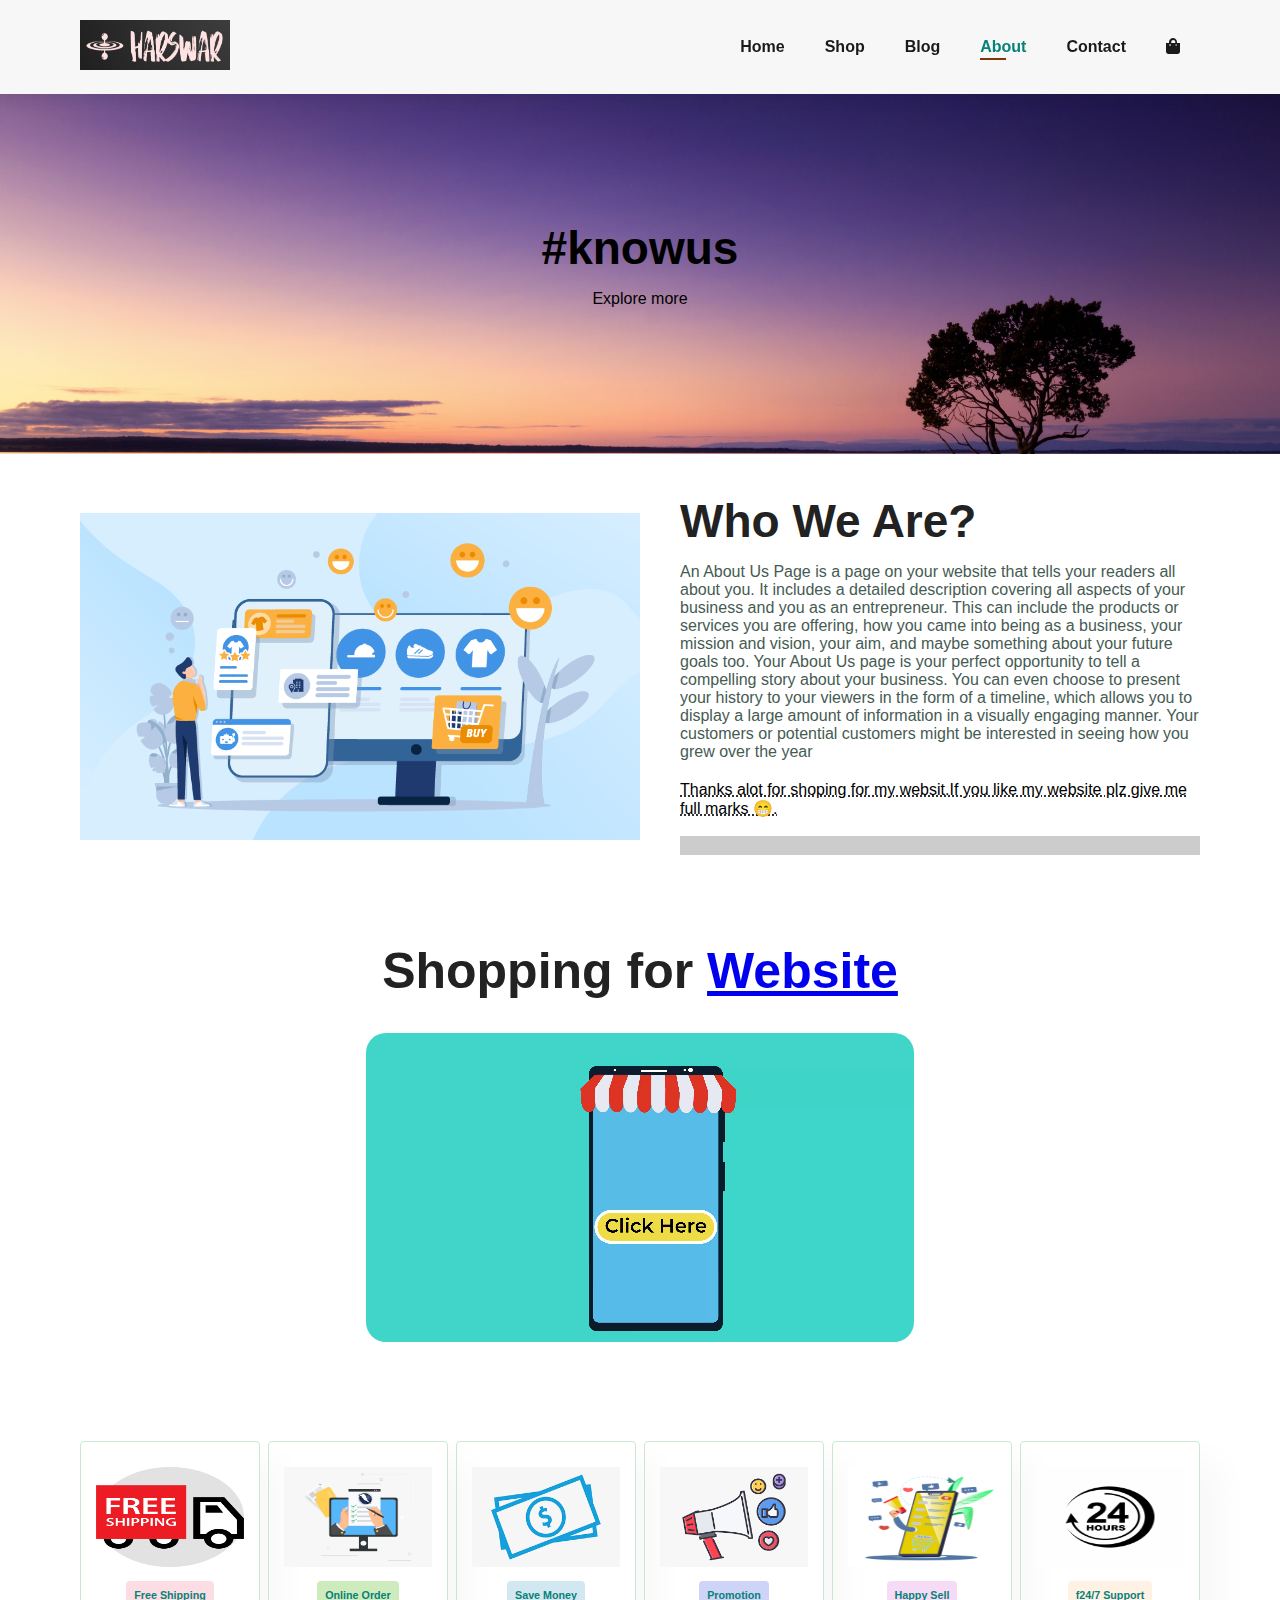
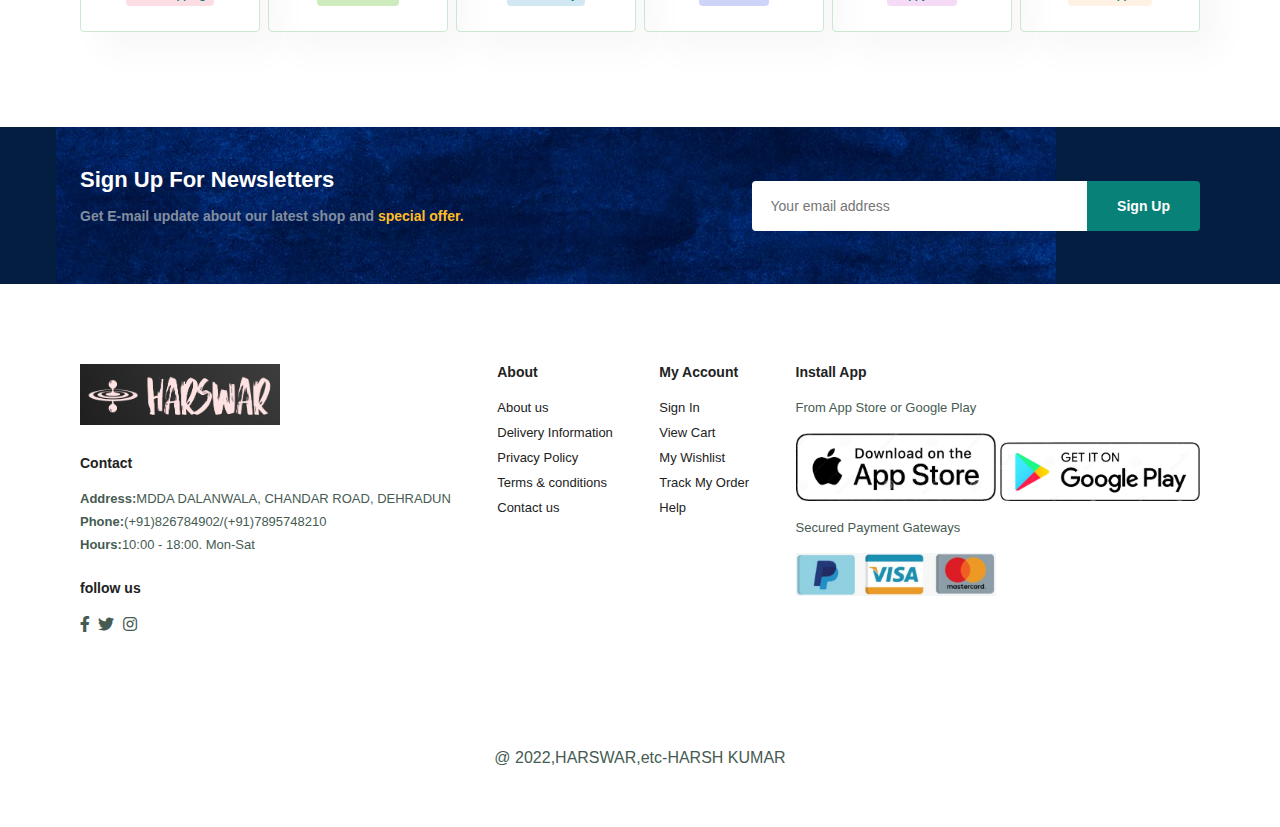
<file: about.html>
<!DOCTYPE html>
<html lang="en">
  <head>
    <meta charset="UTF-8" />
    <meta name="viewport" content="width=device-width" , initial-scale="1.0" />
    <link href="style.css" rel="stylesheet" />
    <link
      rel="stylesheet"
      href="https://pro.fontawesome.com/releases/v5.10.0/css/all.css"
    />

    <title>HARSWAR</title>
  </head>
  <body>
    <section id="header">
      <a href="#"
        ><img src="img/logo1.png" class="logo" width="150px" height="50px"
      /></a>
      <div>
        <ul id="navbar">
          <li><a href="index.html">Home</a></li>
          <li><a href="shop.html">Shop</a></li>
          <li><a href="blog.html">Blog</a></li>
          <li><a class="active" href="about.html">About</a></li>
          <li><a href="contact.html">Contact</a></li>
          <li id="lg-bag">
            <a href="carts.html">
              <i class="fa fa-shopping-bag"></i>
            </a>
          </li>
          <a href="#" id="close"><i class="far fa-times"></i></a>
        </ul>
      </div>
      <div id="mobile">
        <a href="carts.html">
          <i class="fa fa-shopping-bag"></i>
        </a>
        <i id="bar" class="fas fa-outdent"></i>
      </div>
    </section>
    <section id="page-header" class="about-header">
      <h2>#knowus</h2>
      <p>Explore more</p>
    </section>
    <section id="about-head" class="section-p1">
      <img src="img/product/about/about-2.jpg" />
      <div>
        <h2>Who We Are?</h2>
        <p>
          An About Us Page is a page on your website that tells your readers all
          about you. It includes a detailed description covering all aspects of
          your business and you as an entrepreneur. This can include the
          products or services you are offering, how you came into being as a
          business, your mission and vision, your aim, and maybe something about
          your future goals too. Your About Us page is your perfect opportunity
          to tell a compelling story about your business. You can even choose to
          present your history to your viewers in the form of a timeline, which
          allows you to display a large amount of information in a visually
          engaging manner. Your customers or potential customers might be
          interested in seeing how you grew over the year
        </p>

        <abbr title=""
          >Thanks alot for shoping for my websit.If you like my website plz give
          me full marks 😁.</abbr
        >
        <br /><br />
        <marquee bgcolor="#ccc" loop="-1" scrollamount="5" width="100%"
          >HARSWAR : THANKU FOR VISTING US 🙂🙂
        </marquee>
      </div>
    </section>
    <section id="about-app" class="section-p1">
      <h1>Shopping for <a href="#">Website</a></h1>
      <div class="video">
        <video
          autoplay
          muted
          loop
          src="img/product/about/video-blog-1.mp4"
        ></video>
      </div>
    </section>
    <section id="feature" class="section-p1">
      <div class="fe-box">
        <img class="image" src="img/pngwing.com.png" alt="" />
        <h6>Free Shipping</h6>
      </div>
      <div class="fe-box">
        <img
          class="image"
          src="img/541-5412391_online-register-icon-png-transparent-png.png"
          alt=""
        />
        <h6>Online Order</h6>
      </div>
      <div class="fe-box">
        <img class="image" src="img/savemoney2.png" alt="" />
        <h6>Save Money</h6>
      </div>
      <div class="fe-box">
        <img class="image" src="img/promotion.png" alt="" />
        <h6>Promotion</h6>
      </div>
      <div class="fe-box">
        <img class="image" src="img/happy sell.png" alt="" />
        <h6>Happy Sell</h6>
      </div>
      <div class="fe-box">
        <img class="image" src="img/24hours.jpg" alt="" />
        <h6>f24/7 Support</h6>
      </div>
    </section>
    <section id="newletter" class="section-p1 section-m1">
      <div class="newtext">
        <h4>Sign Up For Newsletters</h4>
        <p>
          Get E-mail update about our latest shop and
          <span>special offer.</span>
        </p>
      </div>
      <div class="form">
        <input type="text" placeholder="Your email address" />
        <button class="normal">Sign Up</button>
      </div>
    </section>
    <footer class="section-p1">
      <div class="col">
        <img class="logo" src="img/logo1.png" alt="" />
        <h4>Contact</h4>
        <p><strong>Address:</strong>MDDA DALANWALA, CHANDAR ROAD, DEHRADUN</p>
        <p><strong>Phone:</strong>(+91)826784902/(+91)7895748210</p>
        <p><strong>Hours:</strong>10:00 - 18:00. Mon-Sat</p>
        <div class="follow">
          <h4>follow us</h4>
          <div class="icon">
            <i class="fab fa-facebook-f"></i>
            <i class="fab fa-twitter"></i>
            <i class="fab fa-instagram"></i>
          </div>
        </div>
      </div>
      <div class="col">
        <h4>About</h4>
        <a href="#">About us</a>
        <a href="#">Delivery Information</a>
        <a href="#">Privacy Policy</a>
        <a href="#">Terms & conditions</a>
        <a href="#">Contact us</a>
      </div>
      <div class="col">
        <h4>My Account</h4>
        <a href="#">Sign In</a>
        <a href="#">View Cart</a>
        <a href="#">My Wishlist</a>
        <a href="#">Track My Order</a>
        <a href="#">Help</a>
      </div>
      <div class="col install">
        <h4>Install App</h4>
        <p>From App Store or Google Play</p>
        <div class="row">
          <img class="logo" src="img/product/store/app_store.png" alt="" />
          <img class="logo" src="img/product/store/google_play.png" alt="" />
        </div>
        <p>Secured Payment Gateways</p>
        <img class="logo" src="img/product/store/store.png" alt="" />
      </div>
    </footer>
    <div class="copyright section-p1">
      <p>@ 2022,HARSWAR,etc-HARSH KUMAR</p>
    </div>
    <script src="script.js"></script>
  </body>
</html>
</file>
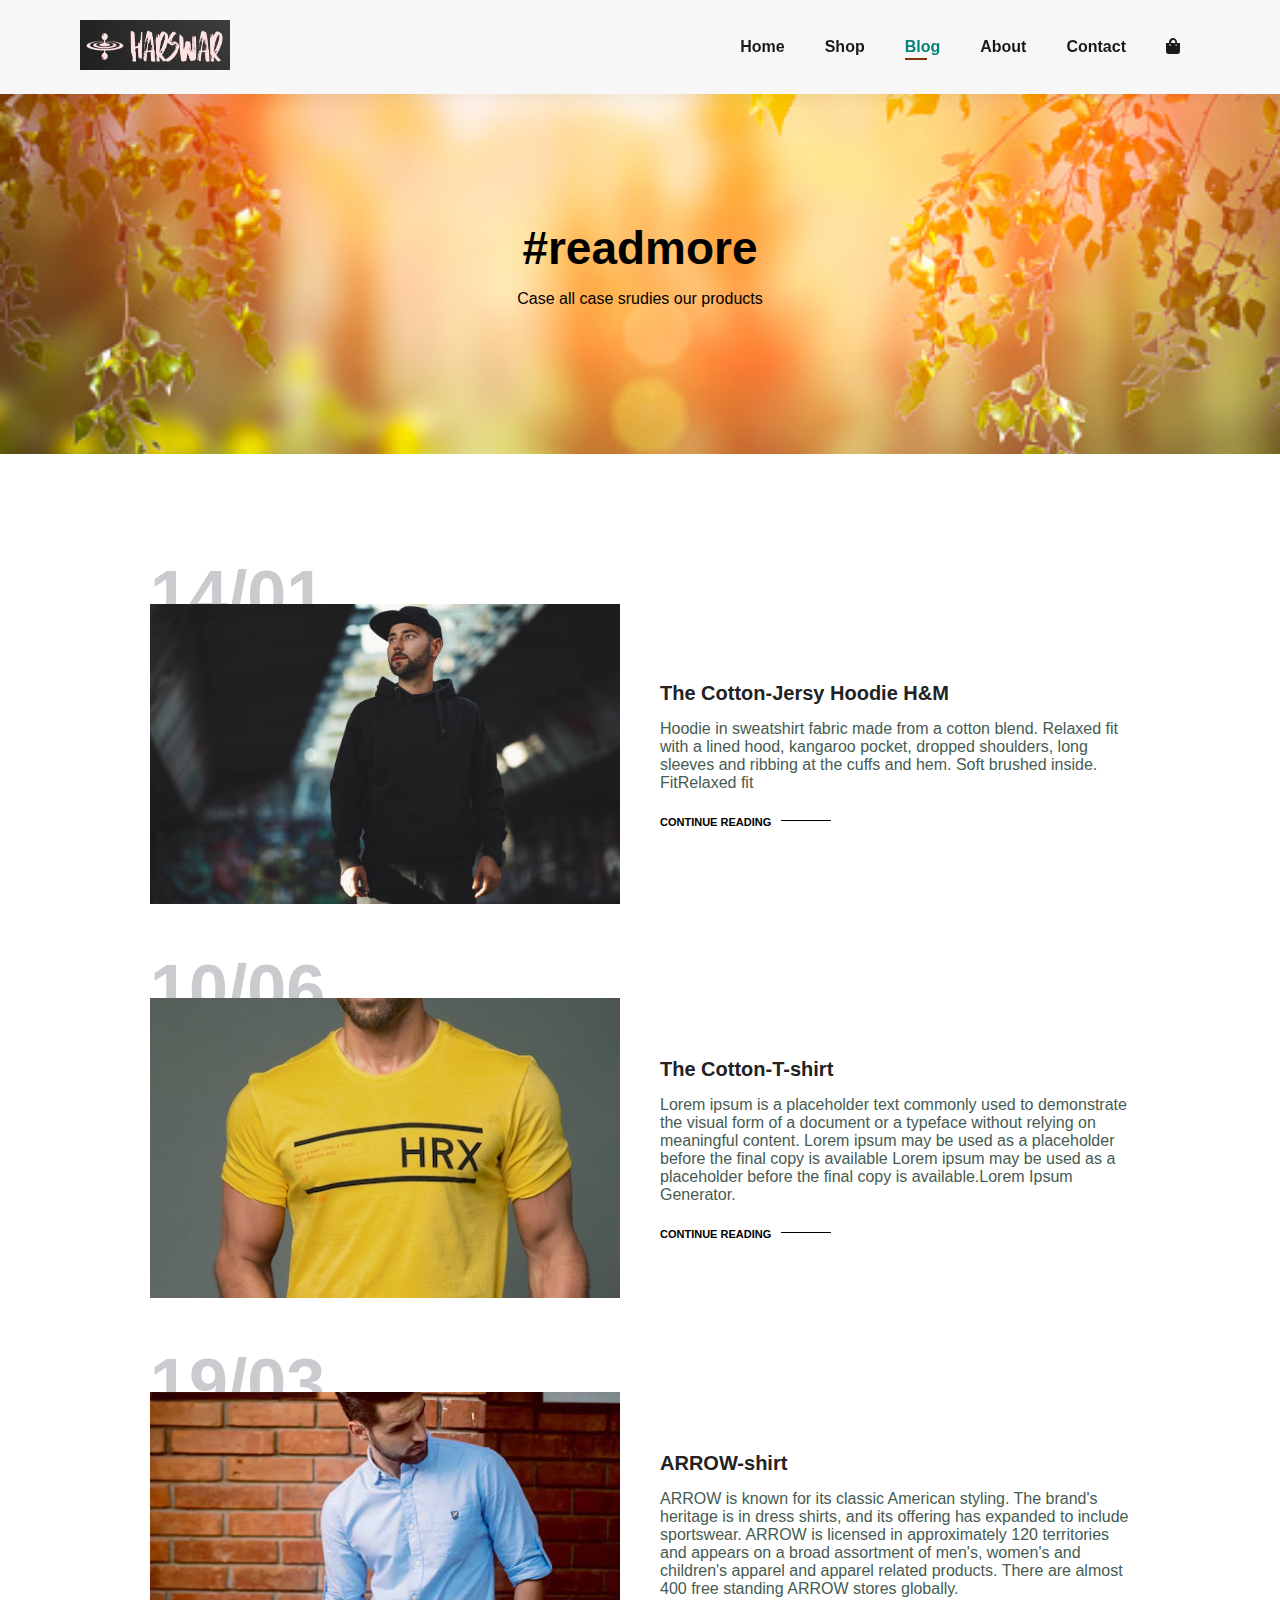
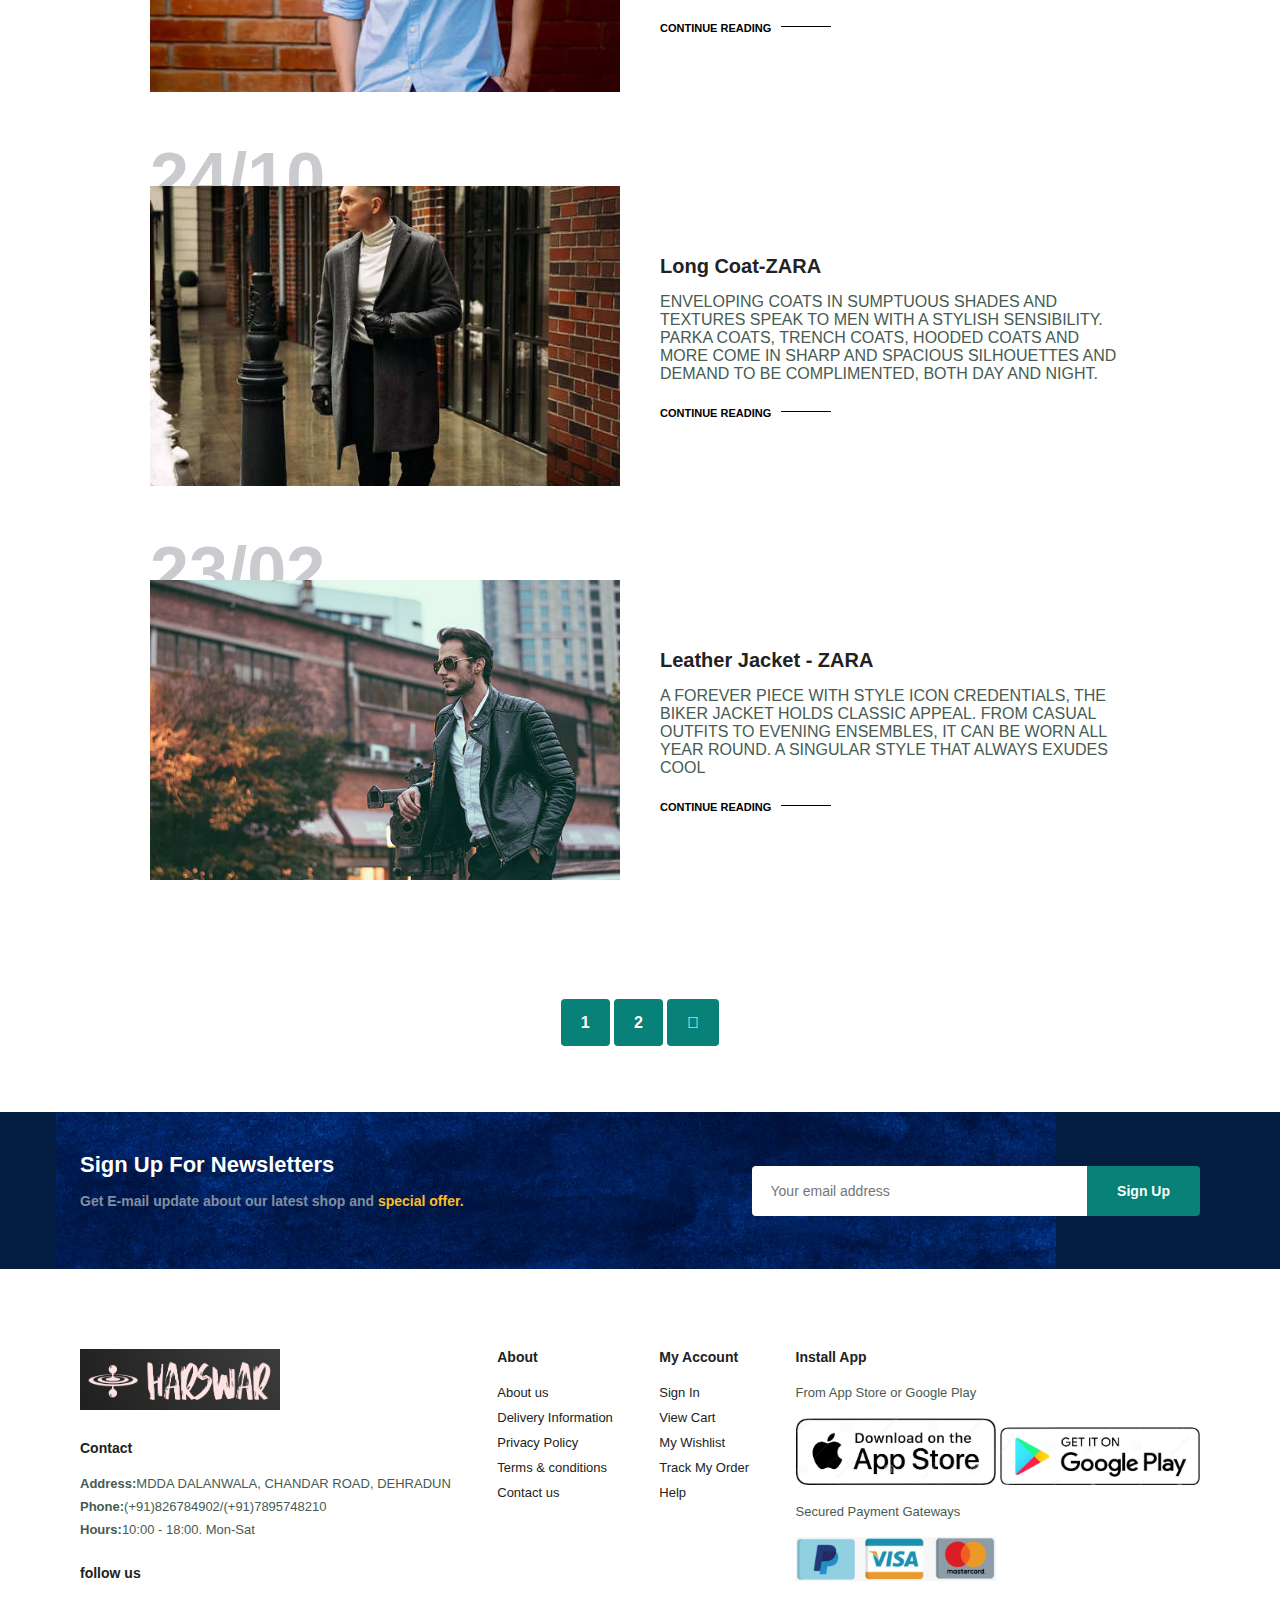
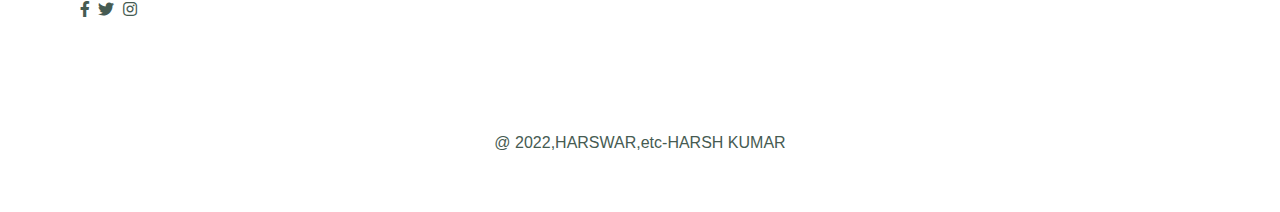
<file: blog.html>
<!DOCTYPE html>
<html lang="en">
  <head>
    <meta charset="UTF-8" />
    <meta name="viewport" content="width=device-width" , initial-scale="1.0" />
    <link href="style.css" rel="stylesheet" />
    <link
      rel="stylesheet"
      href="https://pro.fontawesome.com/releases/v5.10.0/css/all.css"
    />

    <title>HARSWAR</title>
  </head>
  <body>
    <section id="header">
      <a href="#"
        ><img src="img/logo1.png" class="logo" width="150px" height="50px"
      /></a>
      <div>
        <ul id="navbar">
          <li><a href="index.html">Home</a></li>
          <li><a href="shop.html">Shop</a></li>
          <li><a class="active" href="blog.html">Blog</a></li>
          <li><a href="about.html">About</a></li>
          <li><a href="contact.html">Contact</a></li>
          <li id="lg-bag">
            <a href="carts.html">
              <i class="fa fa-shopping-bag"></i>
            </a>
          </li>
          <a href="#" id="close"><i class="far fa-times"></i></a>
        </ul>
      </div>
      <div id="mobile">
        <a href="carts.html">
          <i class="fa fa-shopping-bag"></i>
        </a>
        <i id="bar" class="fas fa-outdent"></i>
      </div>
    </section>
    <section id="page-header" class="blog-header">
      <h2>#readmore</h2>
      <p>Case all case srudies our products</p>
    </section>
    <section id="blog">
      <div class="blog-box">
        <div class="blog-img">
          <img src="img/product/blog/bog_img_1.jpg" />
        </div>
        <div class="blog-deatils">
          <h4>The Cotton-Jersy Hoodie H&M</h4>
          <p>
            Hoodie in sweatshirt fabric made from a cotton blend. Relaxed fit
            with a lined hood, kangaroo pocket, dropped shoulders, long sleeves
            and ribbing at the cuffs and hem. Soft brushed inside. FitRelaxed
            fit
          </p>
          <a
            href="https://www2.hm.com/en_in/men/shop-by-product/hoodies-sweatshirts.html"
            target="_blank"
            >CONTINUE READING</a
          >
        </div>
        <h1>14/01</h1>
      </div>
      <div class="blog-box">
        <div class="blog-img">
          <img src="img/product/blog/blog-2.jpg" />
        </div>
        <div class="blog-deatils">
          <h4>The Cotton-T-shirt</h4>
          <p>
            Lorem ipsum is a placeholder text commonly used to demonstrate the
            visual form of a document or a typeface without relying on
            meaningful content. Lorem ipsum may be used as a placeholder before
            the final copy is available Lorem ipsum may be used as a placeholder
            before the final copy is available.Lorem Ipsum Generator.
          </p>
          <a href="https://www.myntra.com/hrx-tshirts" target="_blank"
            >CONTINUE READING</a
          >
        </div>
        <h1>10/06</h1>
      </div>
      <div class="blog-box">
        <div class="blog-img">
          <img src="img/product/blog/blog-3.jpg" />
        </div>
        <div class="blog-deatils">
          <h4>ARROW-shirt</h4>
          <p>
            ARROW is known for its classic American styling. The brand's
            heritage is in dress shirts, and its offering has expanded to
            include sportswear. ARROW is licensed in approximately 120
            territories and appears on a broad assortment of men's, women's and
            children's apparel and apparel ­related products. There are almost
            400 free ­standing ARROW stores globally.
          </p>
          <a href="https://arrow.nnnow.com/" target="_blank"
            >CONTINUE READING</a
          >
        </div>
        <h1>19/03</h1>
      </div>
      <div class="blog-box">
        <div class="blog-img">
          <img src="img/product/blog/blog-4.jpg" />
        </div>
        <div class="blog-deatils">
          <h4>Long Coat-ZARA</h4>
          <p>
            ENVELOPING COATS IN SUMPTUOUS SHADES AND TEXTURES SPEAK TO MEN WITH
            A STYLISH SENSIBILITY. PARKA COATS, TRENCH COATS, HOODED COATS AND
            MORE COME IN SHARP AND SPACIOUS SILHOUETTES AND DEMAND TO BE
            COMPLIMENTED, BOTH DAY AND NIGHT.
          </p>
          <a
            href="https://www.zara.com/in/en/man-outerwear-l715.html"
            target="_blank"
            >CONTINUE READING</a
          >
        </div>
        <h1>24/10</h1>
      </div>
      <div class="blog-box">
        <div class="blog-img">
          <img src="img/product/blog/blog-5.jpg" />
        </div>
        <div class="blog-deatils">
          <h4>Leather Jacket - ZARA</h4>
          <p>
            A FOREVER PIECE WITH STYLE ICON CREDENTIALS, THE BIKER JACKET HOLDS
            CLASSIC APPEAL. FROM CASUAL OUTFITS TO EVENING ENSEMBLES, IT CAN BE
            WORN ALL YEAR ROUND. A SINGULAR STYLE THAT ALWAYS EXUDES COOL
          </p>
          <a
            href="https://www.thetrendspotter.net/winter-wardrobe-men/"
            target="_blank"
            >CONTINUE READING</a
          >
        </div>
        <h1>23/02</h1>
      </div>
    </section>
    <section id="pagination" class="section-p1">
      <a href="#">1</a>
      <a href="#">2</a>
      <a href="#"><i class="fal fa-long-arrow-alt-right"></i></a>
    </section>
    <section id="newletter" class="section-p1 section-m1">
      <div class="newtext">
        <h4>Sign Up For Newsletters</h4>
        <p>
          Get E-mail update about our latest shop and
          <span>special offer.</span>
        </p>
      </div>
      <div class="form">
        <input type="text" placeholder="Your email address" />
        <button class="normal">Sign Up</button>
      </div>
    </section>
    <footer class="section-p1">
      <div class="col">
        <img class="logo" src="img/logo1.png" alt="" />
        <h4>Contact</h4>
        <p><strong>Address:</strong>MDDA DALANWALA, CHANDAR ROAD, DEHRADUN</p>
        <p><strong>Phone:</strong>(+91)826784902/(+91)7895748210</p>
        <p><strong>Hours:</strong>10:00 - 18:00. Mon-Sat</p>
        <div class="follow">
          <h4>follow us</h4>
          <div class="icon">
            <i class="fab fa-facebook-f"></i>
            <i class="fab fa-twitter"></i>
            <i class="fab fa-instagram"></i>
          </div>
        </div>
      </div>
      <div class="col">
        <h4>About</h4>
        <a href="#">About us</a>
        <a href="#">Delivery Information</a>
        <a href="#">Privacy Policy</a>
        <a href="#">Terms & conditions</a>
        <a href="#">Contact us</a>
      </div>
      <div class="col">
        <h4>My Account</h4>
        <a href="#">Sign In</a>
        <a href="#">View Cart</a>
        <a href="#">My Wishlist</a>
        <a href="#">Track My Order</a>
        <a href="#">Help</a>
      </div>
      <div class="col install">
        <h4>Install App</h4>
        <p>From App Store or Google Play</p>
        <div class="row">
          <img class="logo" src="img/product/store/app_store.png" alt="" />
          <img class="logo" src="img/product/store/google_play.png" alt="" />
        </div>
        <p>Secured Payment Gateways</p>
        <img class="logo" src="img/product/store/store.png" alt="" />
      </div>
    </footer>
    <div class="copyright section-p1">
      <p>@ 2022,HARSWAR,etc-HARSH KUMAR</p>
    </div>
    <script src="script.js"></script>
  </body>
</html>
</file>
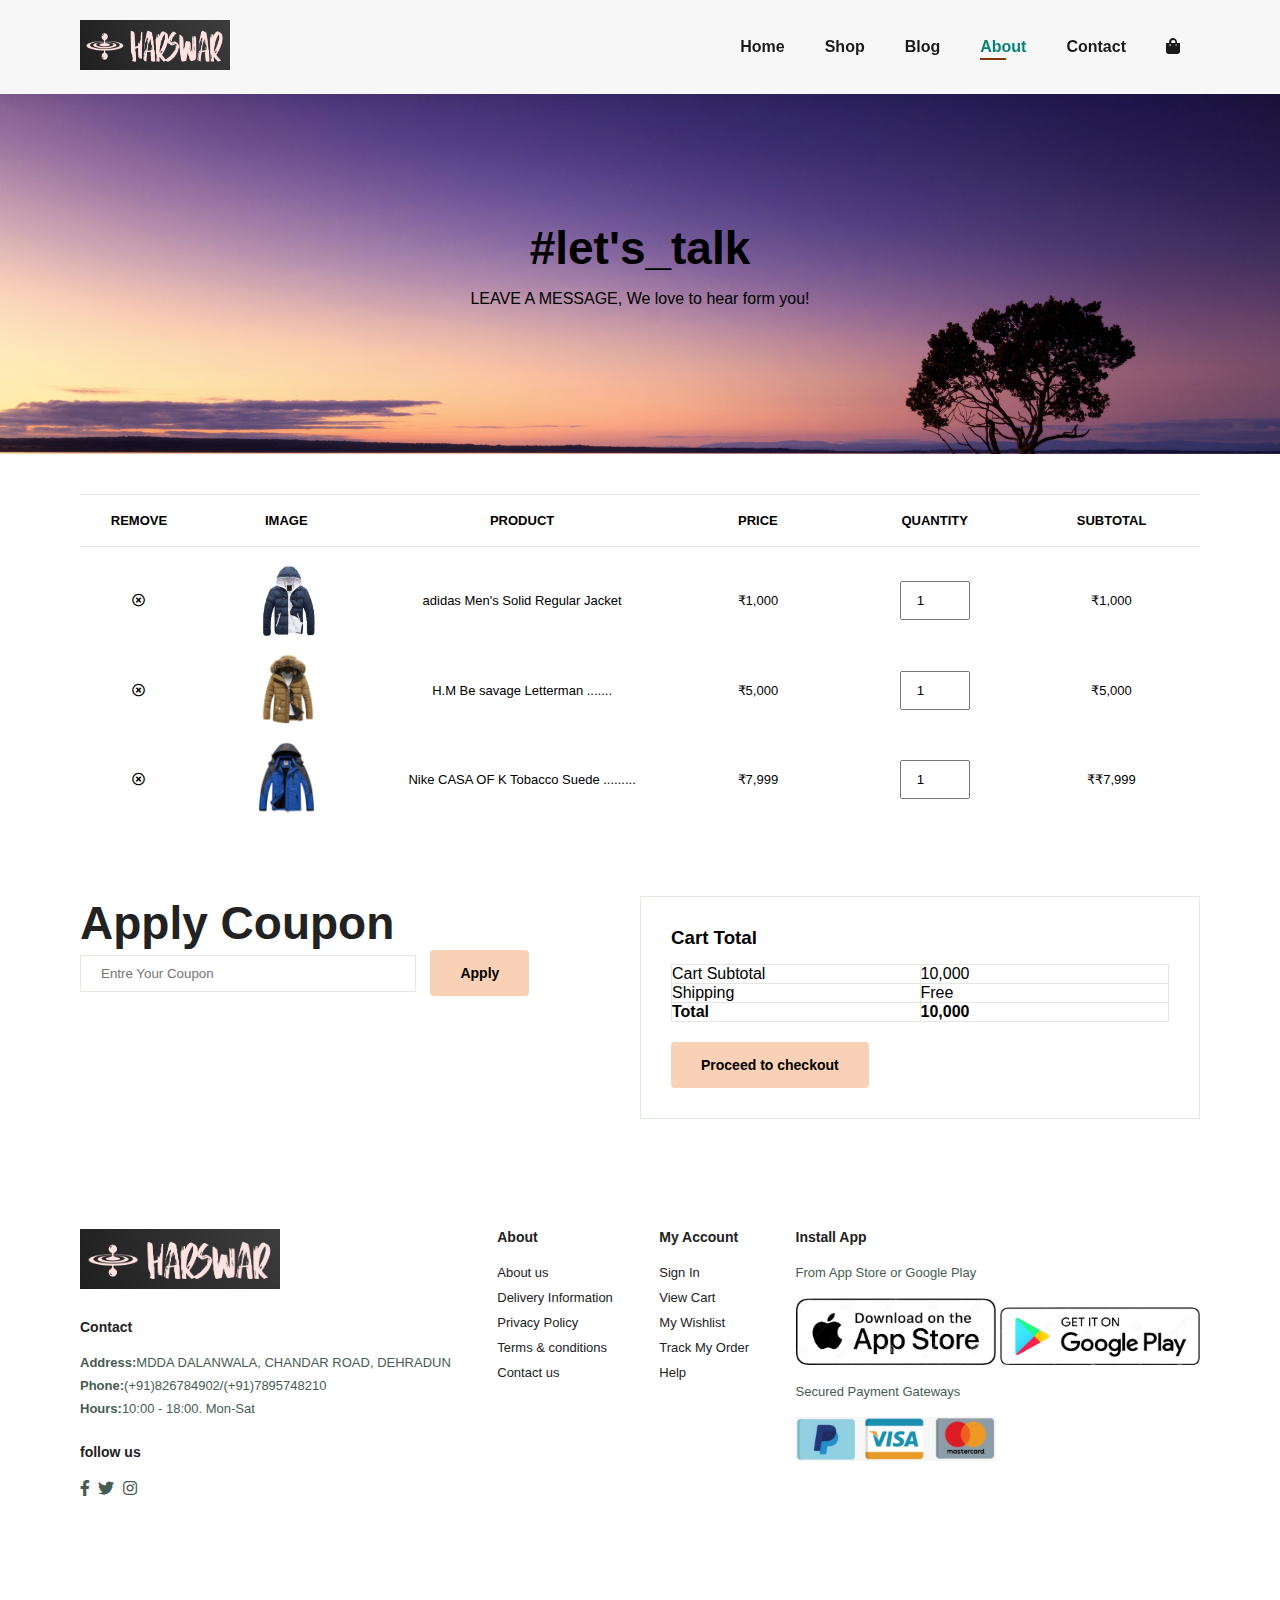
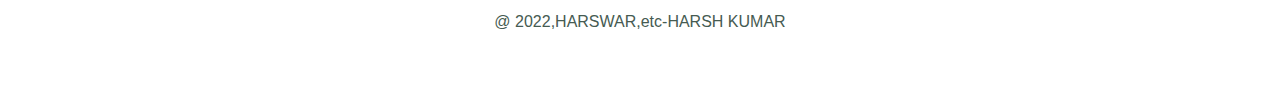
<file: carts.html>
<!DOCTYPE html>
<html lang="en">
  <head>
    <meta charset="UTF-8" />
    <meta name="viewport" content="width=device-width" , initial-scale="1.0" />
    <link href="style.css" rel="stylesheet" />
    <link
      rel="stylesheet"
      href="https://pro.fontawesome.com/releases/v5.10.0/css/all.css"
    />

    <title>HARSWAR</title>
  </head>
  <body>
    <section id="header">
      <a href="#"
        ><img src="img/logo1.png" class="logo" width="150px" height="50px"
      /></a>
      <div>
        <ul id="navbar">
          <li><a href="index.html">Home</a></li>
          <li><a href="shop.html">Shop</a></li>
          <li><a href="blog.html">Blog</a></li>
          <li><a class="active" href="about.html">About</a></li>
          <li><a href="contact.html">Contact</a></li>
          <li id="lg-bag">
            <a href="carts.html">
              <i class="fa fa-shopping-bag"></i>
            </a>
          </li>
          <a href="#" id="close"><i class="far fa-times"></i></a>
        </ul>
      </div>
      <div id="mobile">
        <a href="carts.html">
          <i class="fa fa-shopping-bag"></i>
        </a>
        <i id="bar" class="fas fa-outdent"></i>
      </div>
    </section>
    <section id="page-header" class="about-header">
      <h2>#let's_talk</h2>
      <p>LEAVE A MESSAGE, We love to hear form you!</p>
    </section>
    <section id="cart" class="section-p1">
      <table width="100%">
        <thead>
          <tr>
            <td>Remove</td>
            <td>Image</td>
            <td>Product</td>
            <td>Price</td>
            <td>Quantity</td>
            <td>Subtotal</td>
          </tr>
        </thead>
        <tbody>
          <tr>
            <td>
              <i class="far fa-times-circle"><a href="#"></a></i>
            </td>
            <td><img src="img/product/product1.jpg" alt="" /></td>
            <td>adidas Men's Solid Regular Jacket</td>
            <td>₹1,000</td>
            <td><input type="number" value="1" /></td>
            <td>₹1,000</td>
          </tr>
          <tr>
            <td>
              <i class="far fa-times-circle"><a href="#"></a></i>
            </td>
            <td><img src="img/product/product2.jpg" alt="" /></td>
            <td>H.M Be savage Letterman .......</td>
            <td>₹5,000</td>
            <td><input type="number" value="1" /></td>
            <td>₹5,000</td>
          </tr>

          <tr>
            <td>
              <i class="far fa-times-circle"><a href="#"></a></i>
            </td>
            <td><img src="img/product/product3.jpg" alt="" /></td>
            <td>Nike CASA OF K Tobacco Suede .........</td>
            <td>₹7,999</td>
            <td><input type="number" value="1" /></td>
            <td>₹₹7,999</td>
          </tr>
        </tbody>
      </table>
    </section>
    <section id="cart-add" class="section-p1">
      <div id="coupon">
        <h2>Apply Coupon</h2>
        <div>
          <input type="text" placeholder="Entre Your Coupon" />
          <button class="normal">Apply</button>
        </div>
      </div>
      <div id="subtotal">
        <h3>Cart Total</h3>
        <table>
          <tr>
            <td>Cart Subtotal</td>
            <td>10,000</td>
          </tr>
          <tr>
            <td>Shipping</td>
            <td>Free</td>
          </tr>
          <tr>
            <td><strong>Total</strong></td>
            <td><strong>10,000</strong></td>
          </tr>
        </table>
        <button class="normal">Proceed to checkout</button>
      </div>
    </section>
    <footer class="section-p1">
      <div class="col">
        <img class="logo" src="img/logo1.png" alt="" />
        <h4>Contact</h4>
        <p><strong>Address:</strong>MDDA DALANWALA, CHANDAR ROAD, DEHRADUN</p>
        <p><strong>Phone:</strong>(+91)826784902/(+91)7895748210</p>
        <p><strong>Hours:</strong>10:00 - 18:00. Mon-Sat</p>
        <div class="follow">
          <h4>follow us</h4>
          <div class="icon">
            <i class="fab fa-facebook-f"></i>
            <i class="fab fa-twitter"></i>
            <i class="fab fa-instagram"></i>
          </div>
        </div>
      </div>
      <div class="col">
        <h4>About</h4>
        <a href="#">About us</a>
        <a href="#">Delivery Information</a>
        <a href="#">Privacy Policy</a>
        <a href="#">Terms & conditions</a>
        <a href="#">Contact us</a>
      </div>
      <div class="col">
        <h4>My Account</h4>
        <a href="#">Sign In</a>
        <a href="#">View Cart</a>
        <a href="#">My Wishlist</a>
        <a href="#">Track My Order</a>
        <a href="#">Help</a>
      </div>
      <div class="col install">
        <h4>Install App</h4>
        <p>From App Store or Google Play</p>
        <div class="row">
          <img class="logo" src="img/product/store/app_store.png" alt="" />
          <img class="logo" src="img/product/store/google_play.png" alt="" />
        </div>
        <p>Secured Payment Gateways</p>
        <img class="logo" src="img/product/store/store.png" alt="" />
      </div>
    </footer>
    <div class="copyright section-p1">
      <p>@ 2022,HARSWAR,etc-HARSH KUMAR</p>
    </div>
    <script src="script.js"></script>
  </body>
</html>
</file>
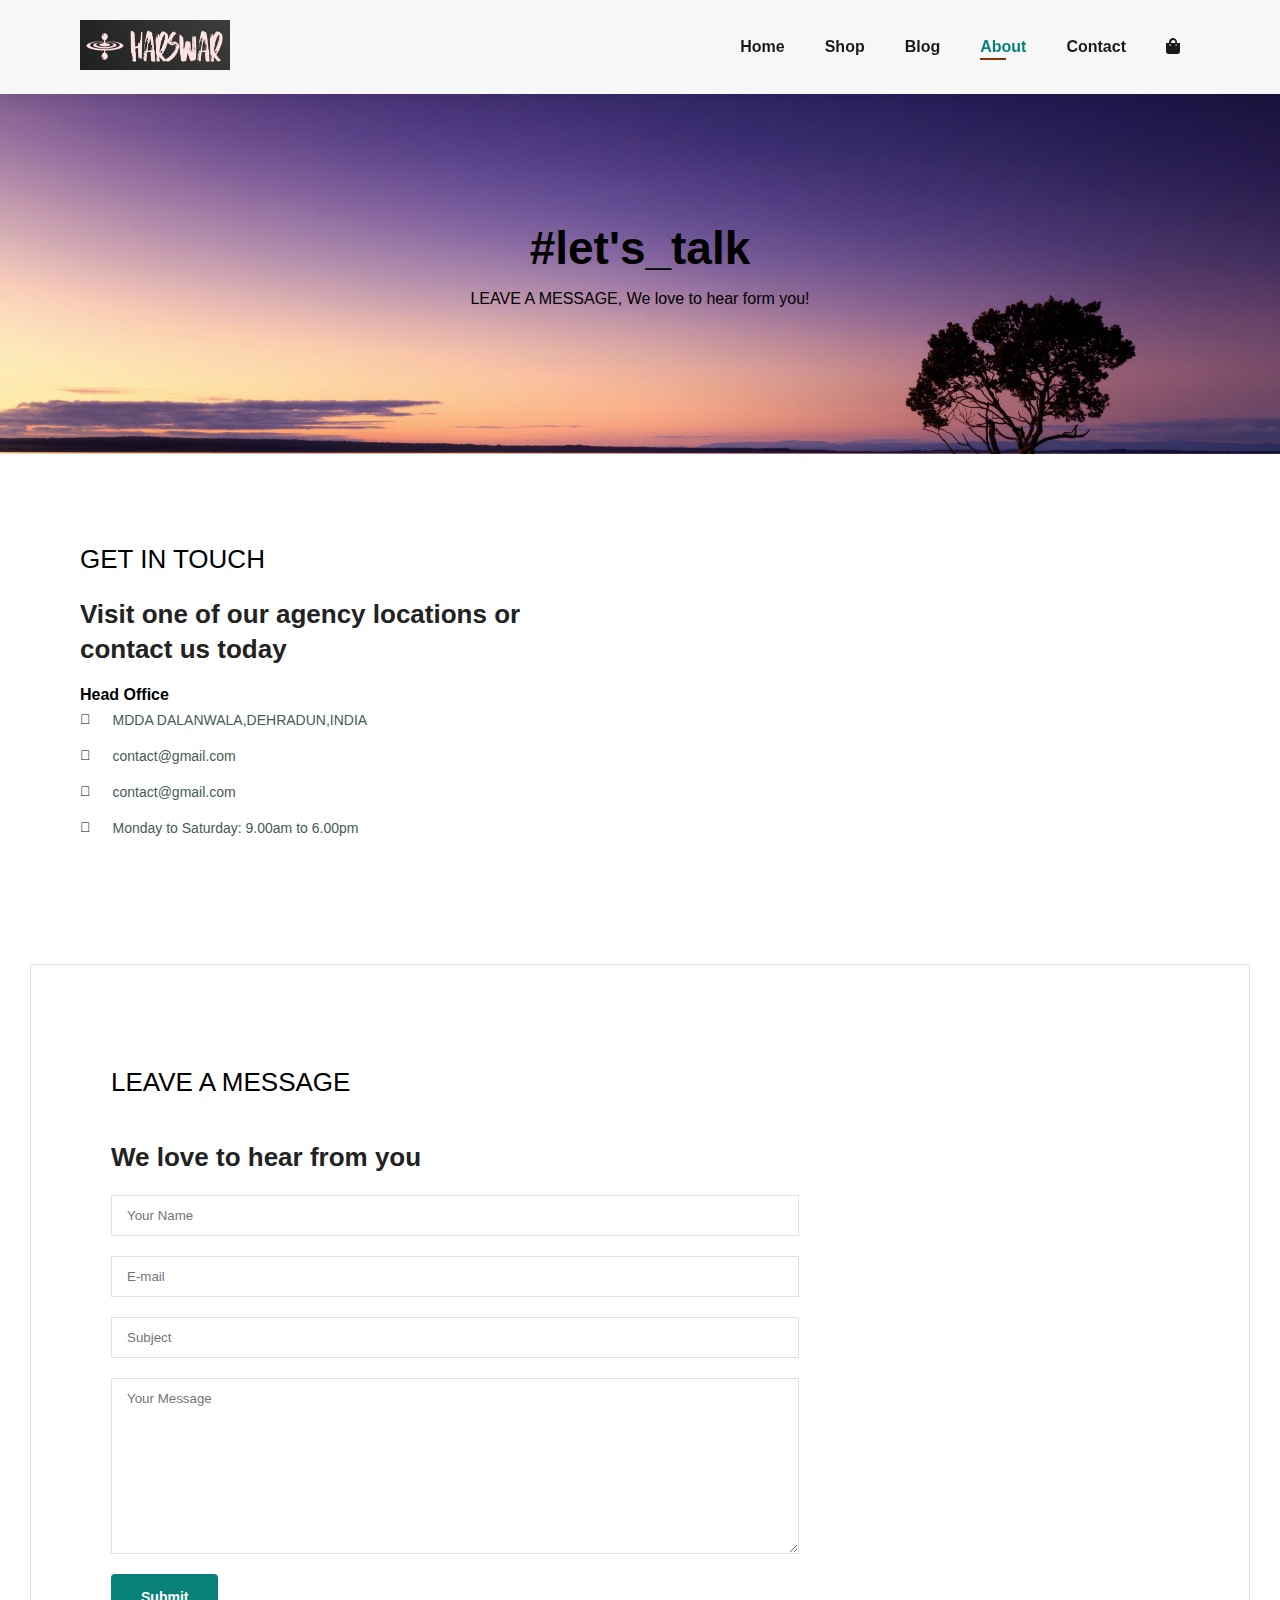
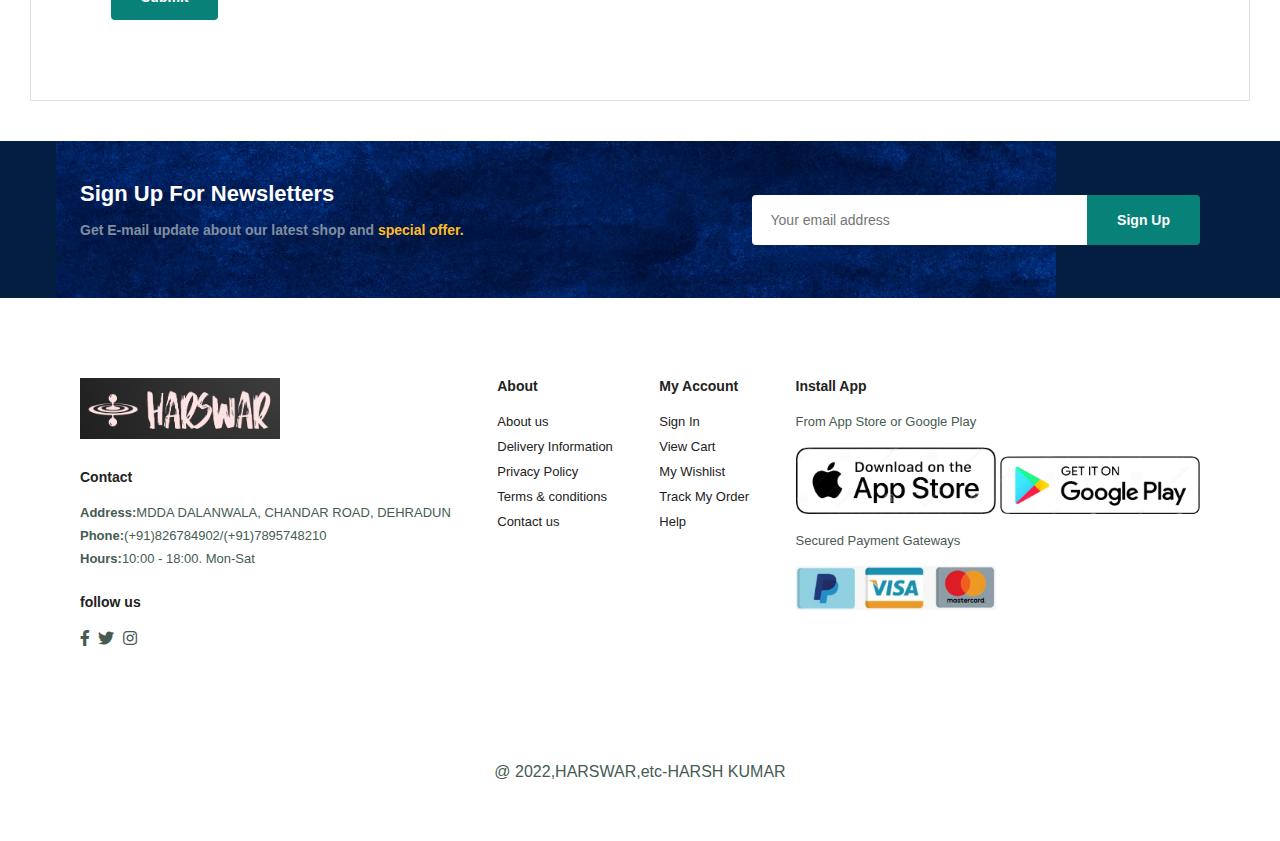
<file: contact.html>
<!DOCTYPE html>
<html lang="en">
  <head>
    <meta charset="UTF-8" />
    <meta name="viewport" content="width=device-width" , initial-scale="1.0" />
    <link href="style.css" rel="stylesheet" />
    <link
      rel="stylesheet"
      href="https://pro.fontawesome.com/releases/v5.10.0/css/all.css"
    />

    <title>HARSWAR</title>
  </head>
  <body>
    <section id="header">
      <a href="#"
        ><img src="img/logo1.png" class="logo" width="150px" height="50px"
      /></a>
      <div>
        <ul id="navbar">
          <li><a href="index.html">Home</a></li>
          <li><a href="shop.html">Shop</a></li>
          <li><a href="blog.html">Blog</a></li>
          <li><a class="active" href="about.html">About</a></li>
          <li><a href="contact.html">Contact</a></li>
          <li id="lg-bag">
            <a href="carts.html">
              <i class="fa fa-shopping-bag"></i>
            </a>
          </li>
          <a href="#" id="close"><i class="far fa-times"></i></a>
        </ul>
      </div>
      <div id="mobile">
        <a href="carts.html">
          <i class="fa fa-shopping-bag"></i>
        </a>
        <i id="bar" class="fas fa-outdent"></i>
      </div>
    </section>
    <section id="page-header" class="about-header">
      <h2>#let's_talk</h2>
      <p>LEAVE A MESSAGE, We love to hear form you!</p>
    </section>
    <section id="contact-details" class="section-p1">
      <div class="details">
        <span>GET IN TOUCH</span>
        <h2>Visit one of our agency locations or contact us today</h2>
        <h3>Head Office</h3>
        <div>
          <li>
            <i class="fal fa-map"></i>
            <p>MDDA DALANWALA,DEHRADUN,INDIA</p>
          </li>
          <li>
            <i class="fal fa-envelope"></i>
            <p>contact@gmail.com</p>
          </li>
          <li>
            <i class="fal fa-phone-alt"></i>
            <p>contact@gmail.com</p>
          </li>
          <li>
            <i class="fal fa-clock"></i>
            <p>Monday to Saturday: 9.00am to 6.00pm</p>
          </li>
        </div>
      </div>
      <div class="map">
        <iframe
          src="https://www.google.com/maps/embed?pb=!1m18!1m12!1m3!1d861.069494546185!2d78.06427556958265!3d30.31461005615583!2m3!1f0!2f0!3f0!3m2!1i1024!2i768!4f13.1!3m3!1m2!1s0x390929f307a2232f%3A0xa0a2e9bb1788d233!2s2%2CA%20Mini%20MIG%2C%20Chander%20Rd%2C%20MDDA%20Colony%2C%20Dalanwala%2C%20Dehradun%2C%20Uttarakhand%20248001!5e0!3m2!1sen!2sin!4v1701071245816!5m2!1sen!2sin"
          width="600"
          height="450"
          style="border: 0"
          allowfullscreen=""
          loading="lazy"
          referrerpolicy="no-referrer-when-downgrade"
        ></iframe>
      </div>
    </section>
    <section id="form-details">
      <form action="">
        <span>LEAVE A MESSAGE</span>
        <h2>We love to hear from you</h2>
        <input type="text" placeholder="Your Name" />
        <input type="text" placeholder="E-mail" />
        <input type="text" placeholder="Subject " />
        <textarea
          name=""
          id=""
          cols="30"
          rows="10"
          placeholder="Your Message"
        ></textarea>
        <button class="normal">Submit</button>
      </form>
    </section>
    <section id="newletter" class="section-p1 section-m1">
      <div class="newtext">
        <h4>Sign Up For Newsletters</h4>
        <p>
          Get E-mail update about our latest shop and
          <span>special offer.</span>
        </p>
      </div>
      <div class="form">
        <input type="text" placeholder="Your email address" />
        <button class="normal">Sign Up</button>
      </div>
    </section>
    <footer class="section-p1">
      <div class="col">
        <img class="logo" src="img/logo1.png" alt="" />
        <h4>Contact</h4>
        <p><strong>Address:</strong>MDDA DALANWALA, CHANDAR ROAD, DEHRADUN</p>
        <p><strong>Phone:</strong>(+91)826784902/(+91)7895748210</p>
        <p><strong>Hours:</strong>10:00 - 18:00. Mon-Sat</p>
        <div class="follow">
          <h4>follow us</h4>
          <div class="icon">
            <i class="fab fa-facebook-f"></i>
            <i class="fab fa-twitter"></i>
            <i class="fab fa-instagram"></i>
          </div>
        </div>
      </div>
      <div class="col">
        <h4>About</h4>
        <a href="#">About us</a>
        <a href="#">Delivery Information</a>
        <a href="#">Privacy Policy</a>
        <a href="#">Terms & conditions</a>
        <a href="#">Contact us</a>
      </div>
      <div class="col">
        <h4>My Account</h4>
        <a href="#">Sign In</a>
        <a href="#">View Cart</a>
        <a href="#">My Wishlist</a>
        <a href="#">Track My Order</a>
        <a href="#">Help</a>
      </div>
      <div class="col install">
        <h4>Install App</h4>
        <p>From App Store or Google Play</p>
        <div class="row">
          <img class="logo" src="img/product/store/app_store.png" alt="" />
          <img class="logo" src="img/product/store/google_play.png" alt="" />
        </div>
        <p>Secured Payment Gateways</p>
        <img class="logo" src="img/product/store/store.png" alt="" />
      </div>
    </footer>
    <div class="copyright section-p1">
      <p>@ 2022,HARSWAR,etc-HARSH KUMAR</p>
    </div>
    <script src="script.js"></script>
  </body>
</html>
</file>
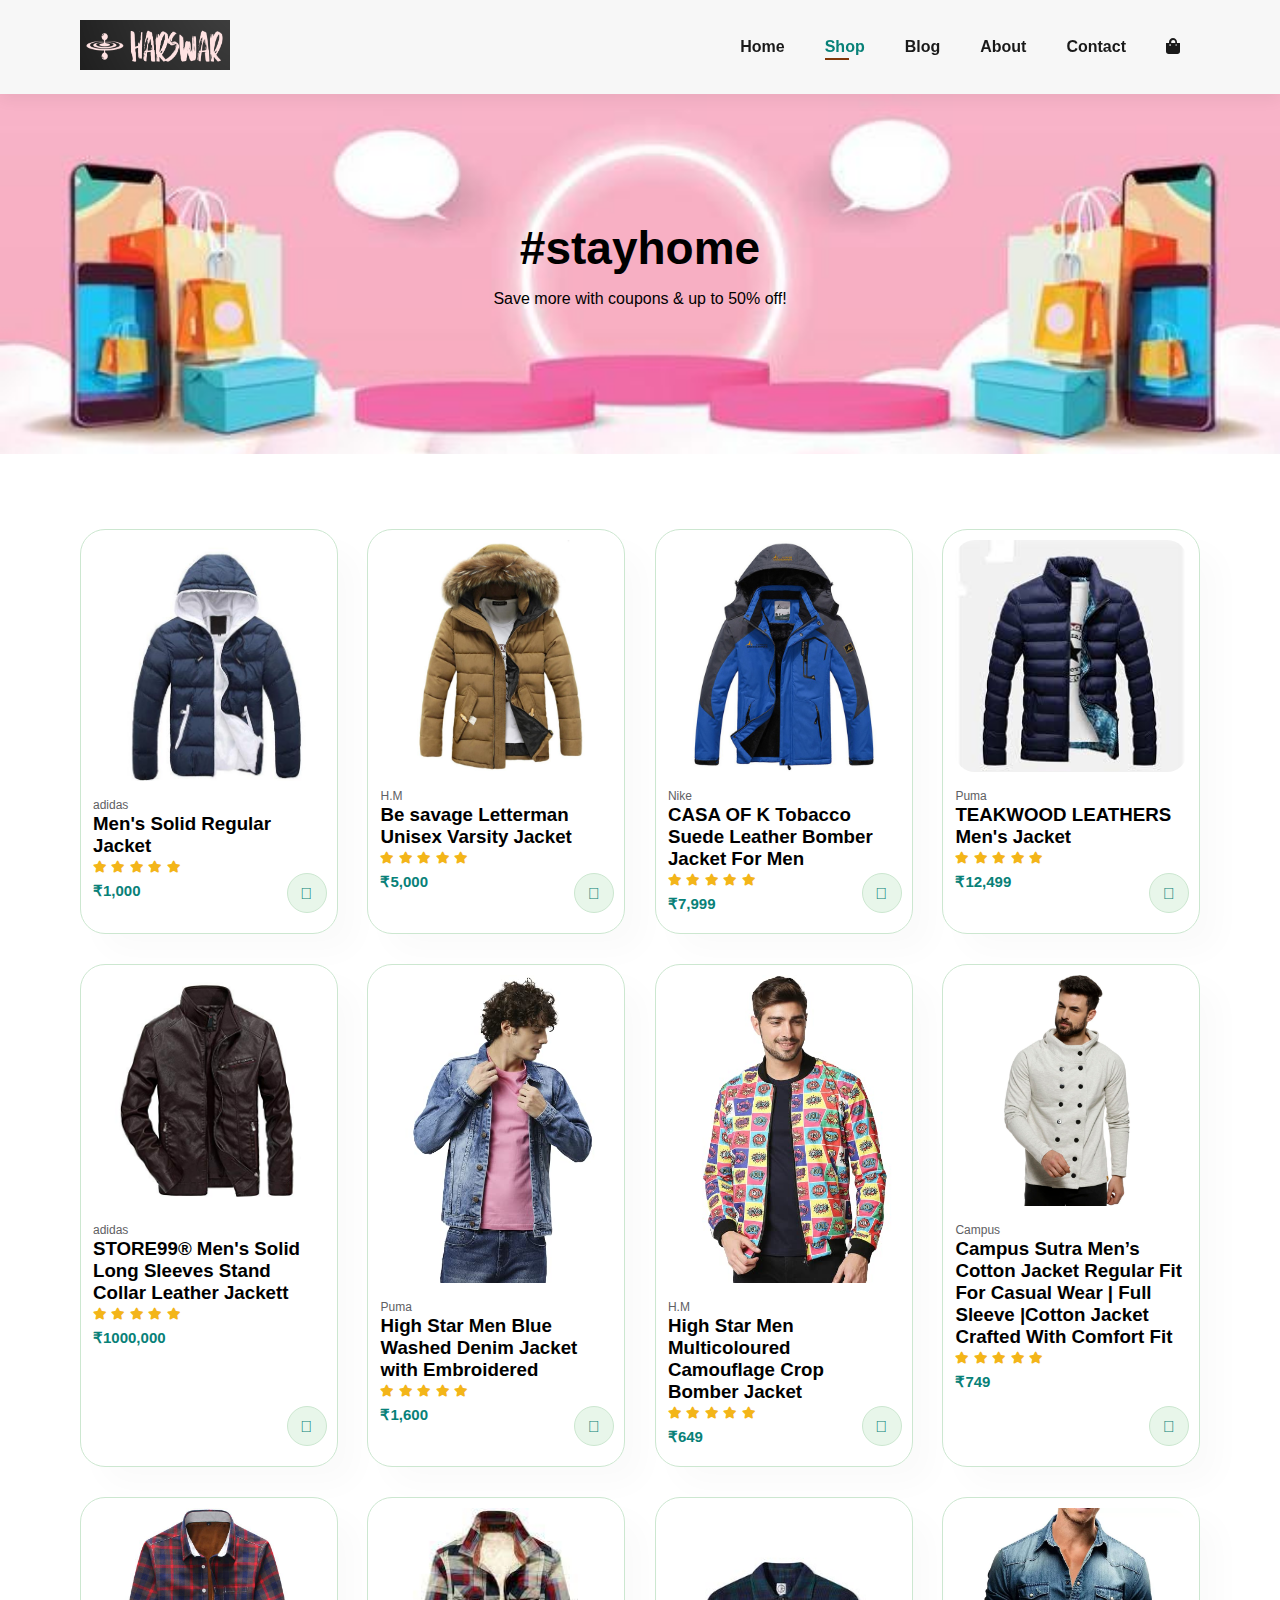
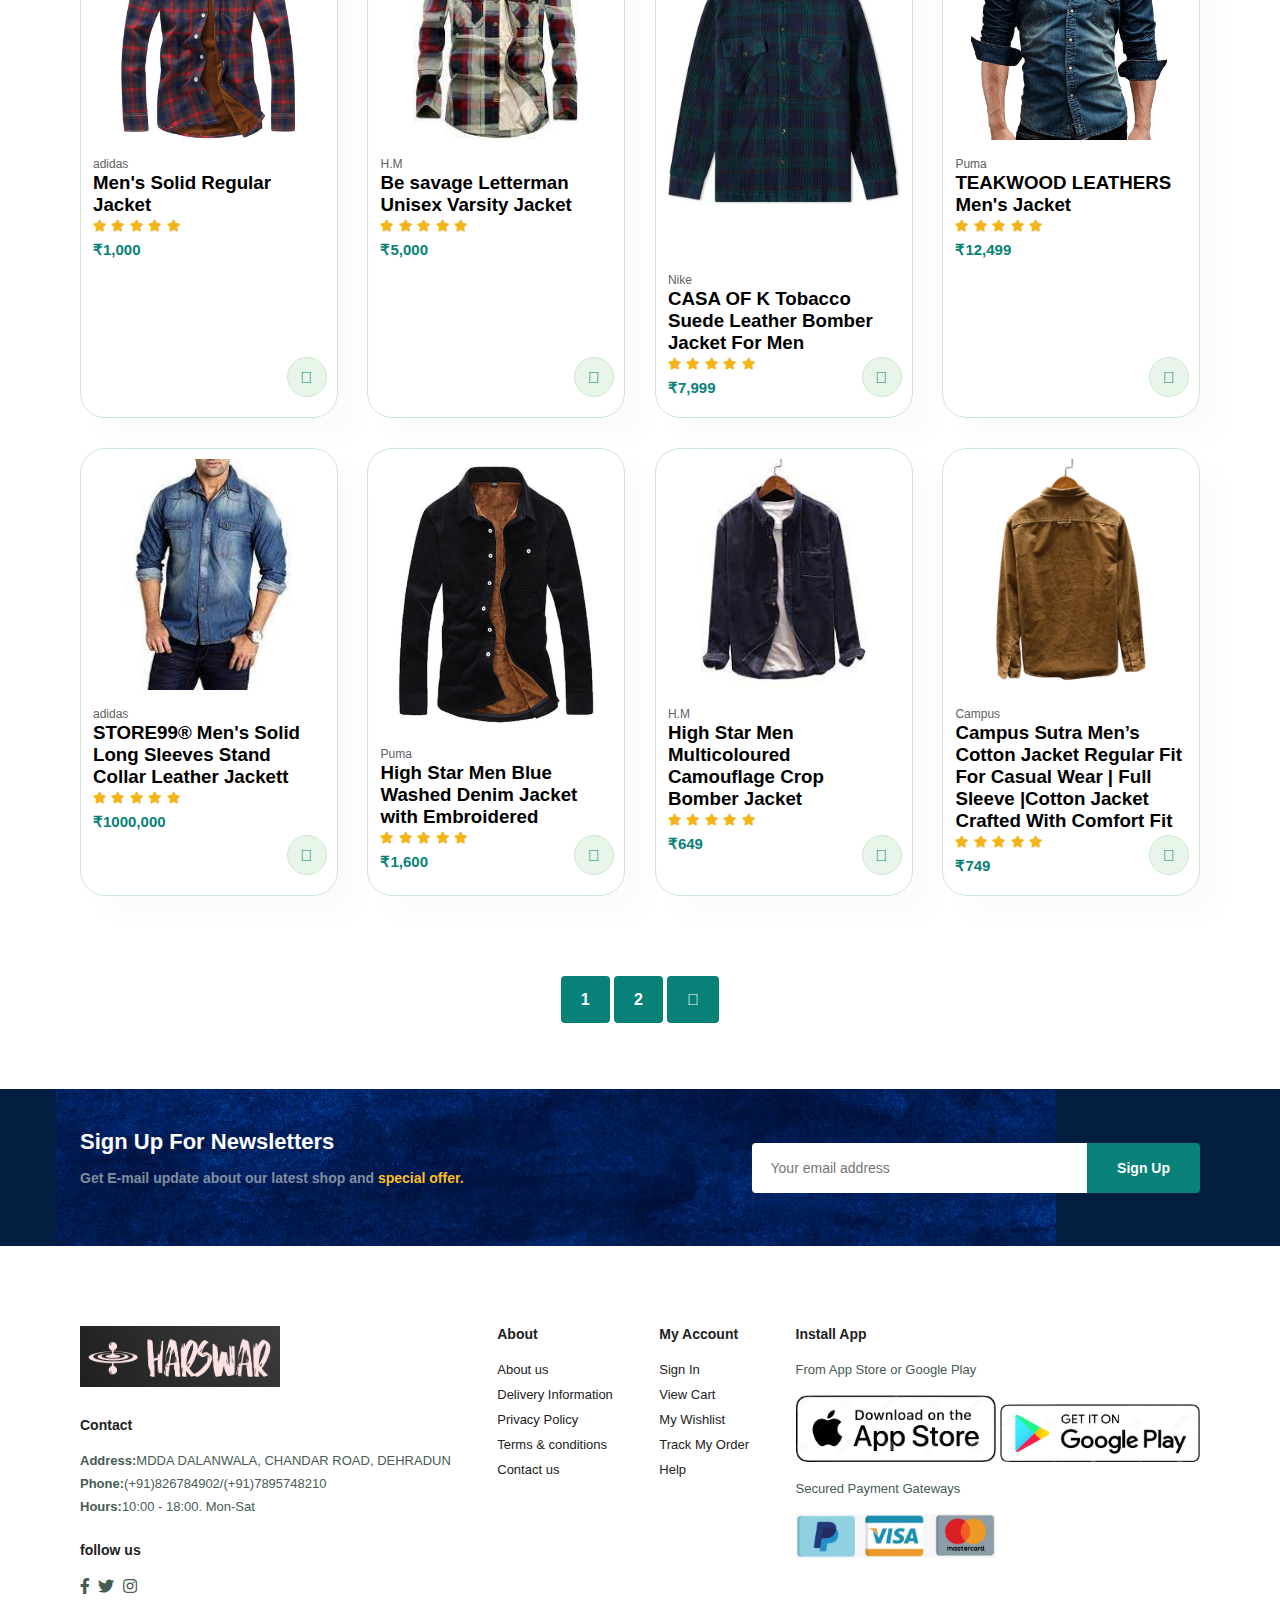
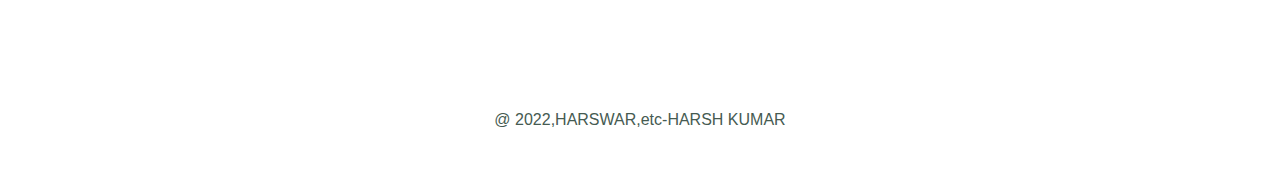
<file: shop.html>
<!DOCTYPE html>
<html lang="en">
  <head>
    <meta charset="UTF-8" />
    <meta name="viewport" content="width=device-width" , initial-scale="1.0" />
    <link href="style.css" rel="stylesheet" />
    <link
      rel="stylesheet"
      href="https://pro.fontawesome.com/releases/v5.10.0/css/all.css"
    />

    <title>HARSWAR</title>
  </head>
  <body>
    <section id="header">
      <a href="#"
        ><img src="img/logo1.png" class="logo" width="150px" height="50px"
      /></a>
      <div>
        <ul id="navbar">
          <li><a href="index.html">Home</a></li>
          <li><a class="active" href="shop.html">Shop</a></li>
          <li><a href="blog.html">Blog</a></li>
          <li><a href="about.html">About</a></li>
          <li><a href="contact.html">Contact</a></li>
          <li id="lg-bag">
            <a href="carts.html">
              <i class="fa fa-shopping-bag"></i>
            </a>
          </li>
          <a href="#" id="close"><i class="far fa-times"></i></a>
        </ul>
      </div>
      <div id="mobile">
        <a href="carts.html">
          <i class="fa fa-shopping-bag"></i>
        </a>
        <i id="bar" class="fas fa-outdent"></i>
      </div>
    </section>
    <section id="page-header">
      <h2>#stayhome</h2>
      <p>Save more with coupons & up to 50% off!</p>
    </section>
    <section id="product1" class="section-p1">
      <div class="pro-container">
        <div class="pro" onclick="window.location.href='sproduct.html';">
          <img src="img/product/product1.jpg" />
          <div class="des">
            <span>adidas</span>
            <h3>Men's Solid Regular Jacket</h3>
            <div class="star">
              <i class="fas fa-star"></i>
              <i class="fas fa-star"></i>
              <i class="fas fa-star"></i>
              <i class="fas fa-star"></i>
              <i class="fas fa-star"></i>
            </div>
            <h4>₹1,000</h4>
          </div>
          <a href="#"><i class="fal fa-shopping-cart cart"></i></a>
        </div>
        <div class="pro">
          <img src="img/product/product2.jpg" />
          <div class="des">
            <span>H.M</span>
            <h3>Be savage Letterman Unisex Varsity Jacket</h3>
            <div class="star">
              <i class="fas fa-star"></i>
              <i class="fas fa-star"></i>
              <i class="fas fa-star"></i>
              <i class="fas fa-star"></i>
              <i class="fas fa-star"></i>
            </div>
            <h4>₹5,000</h4>
          </div>
          <a href="#"><i class="fal fa-shopping-cart cart"></i></a>
        </div>
        <div class="pro">
          <img src="img/product/product3.jpg" />
          <div class="des">
            <span>Nike</span>
            <h3>CASA OF K Tobacco Suede Leather Bomber Jacket For Men</h3>
            <div class="star">
              <i class="fas fa-star"></i>
              <i class="fas fa-star"></i>
              <i class="fas fa-star"></i>
              <i class="fas fa-star"></i>
              <i class="fas fa-star"></i>
            </div>
            <h4>₹7,999</h4>
          </div>
          <a href="#"><i class="fal fa-shopping-cart cart"></i></a>
        </div>
        <div class="pro">
          <img src="img/product/product4.jpg" />
          <div class="des">
            <span>Puma</span>
            <h3>TEAKWOOD LEATHERS Men's Jacket</h3>
            <div class="star">
              <i class="fas fa-star"></i>
              <i class="fas fa-star"></i>
              <i class="fas fa-star"></i>
              <i class="fas fa-star"></i>
              <i class="fas fa-star"></i>
            </div>
            <h4>₹12,499</h4>
          </div>
          <a href="#"><i class="fal fa-shopping-cart cart"></i></a>
        </div>
        <div class="pro">
          <img src="img/product/product5jpg.jpg" />
          <div class="des">
            <span>adidas</span>
            <h3>
              STORE99® Men's Solid Long Sleeves Stand Collar Leather Jackett
            </h3>
            <div class="star">
              <i class="fas fa-star"></i>
              <i class="fas fa-star"></i>
              <i class="fas fa-star"></i>
              <i class="fas fa-star"></i>
              <i class="fas fa-star"></i>
            </div>
            <h4>₹1000,000</h4>
          </div>
          <a href="#"><i class="fal fa-shopping-cart cart"></i></a>
        </div>
        <div class="pro">
          <img src="img/product/product6.jpg" />
          <div class="des">
            <span>Puma</span>
            <h3>High Star Men Blue Washed Denim Jacket with Embroidered</h3>
            <div class="star">
              <i class="fas fa-star"></i>
              <i class="fas fa-star"></i>
              <i class="fas fa-star"></i>
              <i class="fas fa-star"></i>
              <i class="fas fa-star"></i>
            </div>
            <h4>₹1,600</h4>
          </div>
          <a href="#"><i class="fal fa-shopping-cart cart"></i></a>
        </div>
        <div class="pro">
          <img src="img/product/product7.jpg" />
          <div class="des">
            <span>H.M</span>
            <h3>High Star Men Multicoloured Camouflage Crop Bomber Jacket</h3>
            <div class="star">
              <i class="fas fa-star"></i>
              <i class="fas fa-star"></i>
              <i class="fas fa-star"></i>
              <i class="fas fa-star"></i>
              <i class="fas fa-star"></i>
            </div>
            <h4>₹649</h4>
          </div>
          <a href="#"><i class="fal fa-shopping-cart cart"></i></a>
        </div>
        <div class="pro">
          <img src="img/product/product8.jpg" />
          <div class="des">
            <span>Campus</span>
            <h3>
              Campus Sutra Men’s Cotton Jacket Regular Fit For Casual Wear |
              Full Sleeve |Cotton Jacket Crafted With Comfort Fit
            </h3>
            <div class="star">
              <i class="fas fa-star"></i>
              <i class="fas fa-star"></i>
              <i class="fas fa-star"></i>
              <i class="fas fa-star"></i>
              <i class="fas fa-star"></i>
            </div>
            <h4>₹749</h4>
          </div>
          <a href="#"><i class="fal fa-shopping-cart cart"></i></a>
        </div>
        <div class="pro">
          <img src="img/product/New arrivals/product1.jpeg" />
          <div class="des">
            <span>adidas</span>
            <h3>Men's Solid Regular Jacket</h3>
            <div class="star">
              <i class="fas fa-star"></i>
              <i class="fas fa-star"></i>
              <i class="fas fa-star"></i>
              <i class="fas fa-star"></i>
              <i class="fas fa-star"></i>
            </div>
            <h4>₹1,000</h4>
          </div>
          <a href="#"><i class="fal fa-shopping-cart cart"></i></a>
        </div>
        <div class="pro">
          <img src="img/product/New arrivals/product2.jpeg" />
          <div class="des">
            <span>H.M</span>
            <h3>Be savage Letterman Unisex Varsity Jacket</h3>
            <div class="star">
              <i class="fas fa-star"></i>
              <i class="fas fa-star"></i>
              <i class="fas fa-star"></i>
              <i class="fas fa-star"></i>
              <i class="fas fa-star"></i>
            </div>
            <h4>₹5,000</h4>
          </div>
          <a href="#"><i class="fal fa-shopping-cart cart"></i></a>
        </div>
        <div class="pro">
          <img src="img/product/New arrivals/product3.jpeg" />
          <div class="des">
            <span>Nike</span>
            <h3>CASA OF K Tobacco Suede Leather Bomber Jacket For Men</h3>
            <div class="star">
              <i class="fas fa-star"></i>
              <i class="fas fa-star"></i>
              <i class="fas fa-star"></i>
              <i class="fas fa-star"></i>
              <i class="fas fa-star"></i>
            </div>
            <h4>₹7,999</h4>
          </div>
          <a href="#"><i class="fal fa-shopping-cart cart"></i></a>
        </div>
        <div class="pro">
          <img src="img/product/New arrivals/product4.webp" />
          <div class="des">
            <span>Puma</span>
            <h3>TEAKWOOD LEATHERS Men's Jacket</h3>
            <div class="star">
              <i class="fas fa-star"></i>
              <i class="fas fa-star"></i>
              <i class="fas fa-star"></i>
              <i class="fas fa-star"></i>
              <i class="fas fa-star"></i>
            </div>
            <h4>₹12,499</h4>
          </div>
          <a href="#"><i class="fal fa-shopping-cart cart"></i></a>
        </div>
        <div class="pro">
          <img src="img/product/New arrivals/product5.jpeg" />
          <div class="des">
            <span>adidas</span>
            <h3>
              STORE99® Men's Solid Long Sleeves Stand Collar Leather Jackett
            </h3>
            <div class="star">
              <i class="fas fa-star"></i>
              <i class="fas fa-star"></i>
              <i class="fas fa-star"></i>
              <i class="fas fa-star"></i>
              <i class="fas fa-star"></i>
            </div>
            <h4>₹1000,000</h4>
          </div>
          <a href="#"><i class="fal fa-shopping-cart cart"></i></a>
        </div>
        <div class="pro">
          <img src="img/product/New arrivals/product6.jpeg" />
          <div class="des">
            <span>Puma</span>
            <h3>High Star Men Blue Washed Denim Jacket with Embroidered</h3>
            <div class="star">
              <i class="fas fa-star"></i>
              <i class="fas fa-star"></i>
              <i class="fas fa-star"></i>
              <i class="fas fa-star"></i>
              <i class="fas fa-star"></i>
            </div>
            <h4>₹1,600</h4>
          </div>
          <a href="#"><i class="fal fa-shopping-cart cart"></i></a>
        </div>
        <div class="pro">
          <img src="img/product/New arrivals/product7.jpeg" />
          <div class="des">
            <span>H.M</span>
            <h3>High Star Men Multicoloured Camouflage Crop Bomber Jacket</h3>
            <div class="star">
              <i class="fas fa-star"></i>
              <i class="fas fa-star"></i>
              <i class="fas fa-star"></i>
              <i class="fas fa-star"></i>
              <i class="fas fa-star"></i>
            </div>
            <h4>₹649</h4>
          </div>
          <a href="#"><i class="fal fa-shopping-cart cart"></i></a>
        </div>
        <div class="pro">
          <img src="img/product/New arrivals/product8.webp" />
          <div class="des">
            <span>Campus</span>
            <h3>
              Campus Sutra Men’s Cotton Jacket Regular Fit For Casual Wear |
              Full Sleeve |Cotton Jacket Crafted With Comfort Fit
            </h3>
            <div class="star">
              <i class="fas fa-star"></i>
              <i class="fas fa-star"></i>
              <i class="fas fa-star"></i>
              <i class="fas fa-star"></i>
              <i class="fas fa-star"></i>
            </div>
            <h4>₹749</h4>
          </div>
          <a href="#"><i class="fal fa-shopping-cart cart"></i></a>
        </div>
      </div>
    </section>
    <section id="pagination" class="section-p1">
      <a href="#">1</a>
      <a href="#">2</a>
      <a href="#"><i class="fal fa-long-arrow-alt-right"></i></a>
    </section>
    <section id="newletter" class="section-p1 section-m1">
      <div class="newtext">
        <h4>Sign Up For Newsletters</h4>
        <p>
          Get E-mail update about our latest shop and
          <span>special offer.</span>
        </p>
      </div>
      <div class="form">
        <input type="text" placeholder="Your email address" />
        <button class="normal">Sign Up</button>
      </div>
    </section>
    <footer class="section-p1">
      <div class="col">
        <img class="logo" src="img/logo1.png" alt="" />
        <h4>Contact</h4>
        <p><strong>Address:</strong>MDDA DALANWALA, CHANDAR ROAD, DEHRADUN</p>
        <p><strong>Phone:</strong>(+91)826784902/(+91)7895748210</p>
        <p><strong>Hours:</strong>10:00 - 18:00. Mon-Sat</p>
        <div class="follow">
          <h4>follow us</h4>
          <div class="icon">
            <i class="fab fa-facebook-f"></i>
            <i class="fab fa-twitter"></i>
            <i class="fab fa-instagram"></i>
          </div>
        </div>
      </div>
      <div class="col">
        <h4>About</h4>
        <a href="#">About us</a>
        <a href="#">Delivery Information</a>
        <a href="#">Privacy Policy</a>
        <a href="#">Terms & conditions</a>
        <a href="#">Contact us</a>
      </div>
      <div class="col">
        <h4>My Account</h4>
        <a href="#">Sign In</a>
        <a href="#">View Cart</a>
        <a href="#">My Wishlist</a>
        <a href="#">Track My Order</a>
        <a href="#">Help</a>
      </div>
      <div class="col install">
        <h4>Install App</h4>
        <p>From App Store or Google Play</p>
        <div class="row">
          <img class="logo" src="img/product/store/app_store.png" alt="" />
          <img class="logo" src="img/product/store/google_play.png" alt="" />
        </div>
        <p>Secured Payment Gateways</p>
        <img class="logo" src="img/product/store/store.png" alt="" />
      </div>
    </footer>
    <div class="copyright section-p1">
      <p>@ 2022,HARSWAR,etc-HARSH KUMAR</p>
    </div>
    <script src="script.js"></script>
  </body>
</html>
</file>
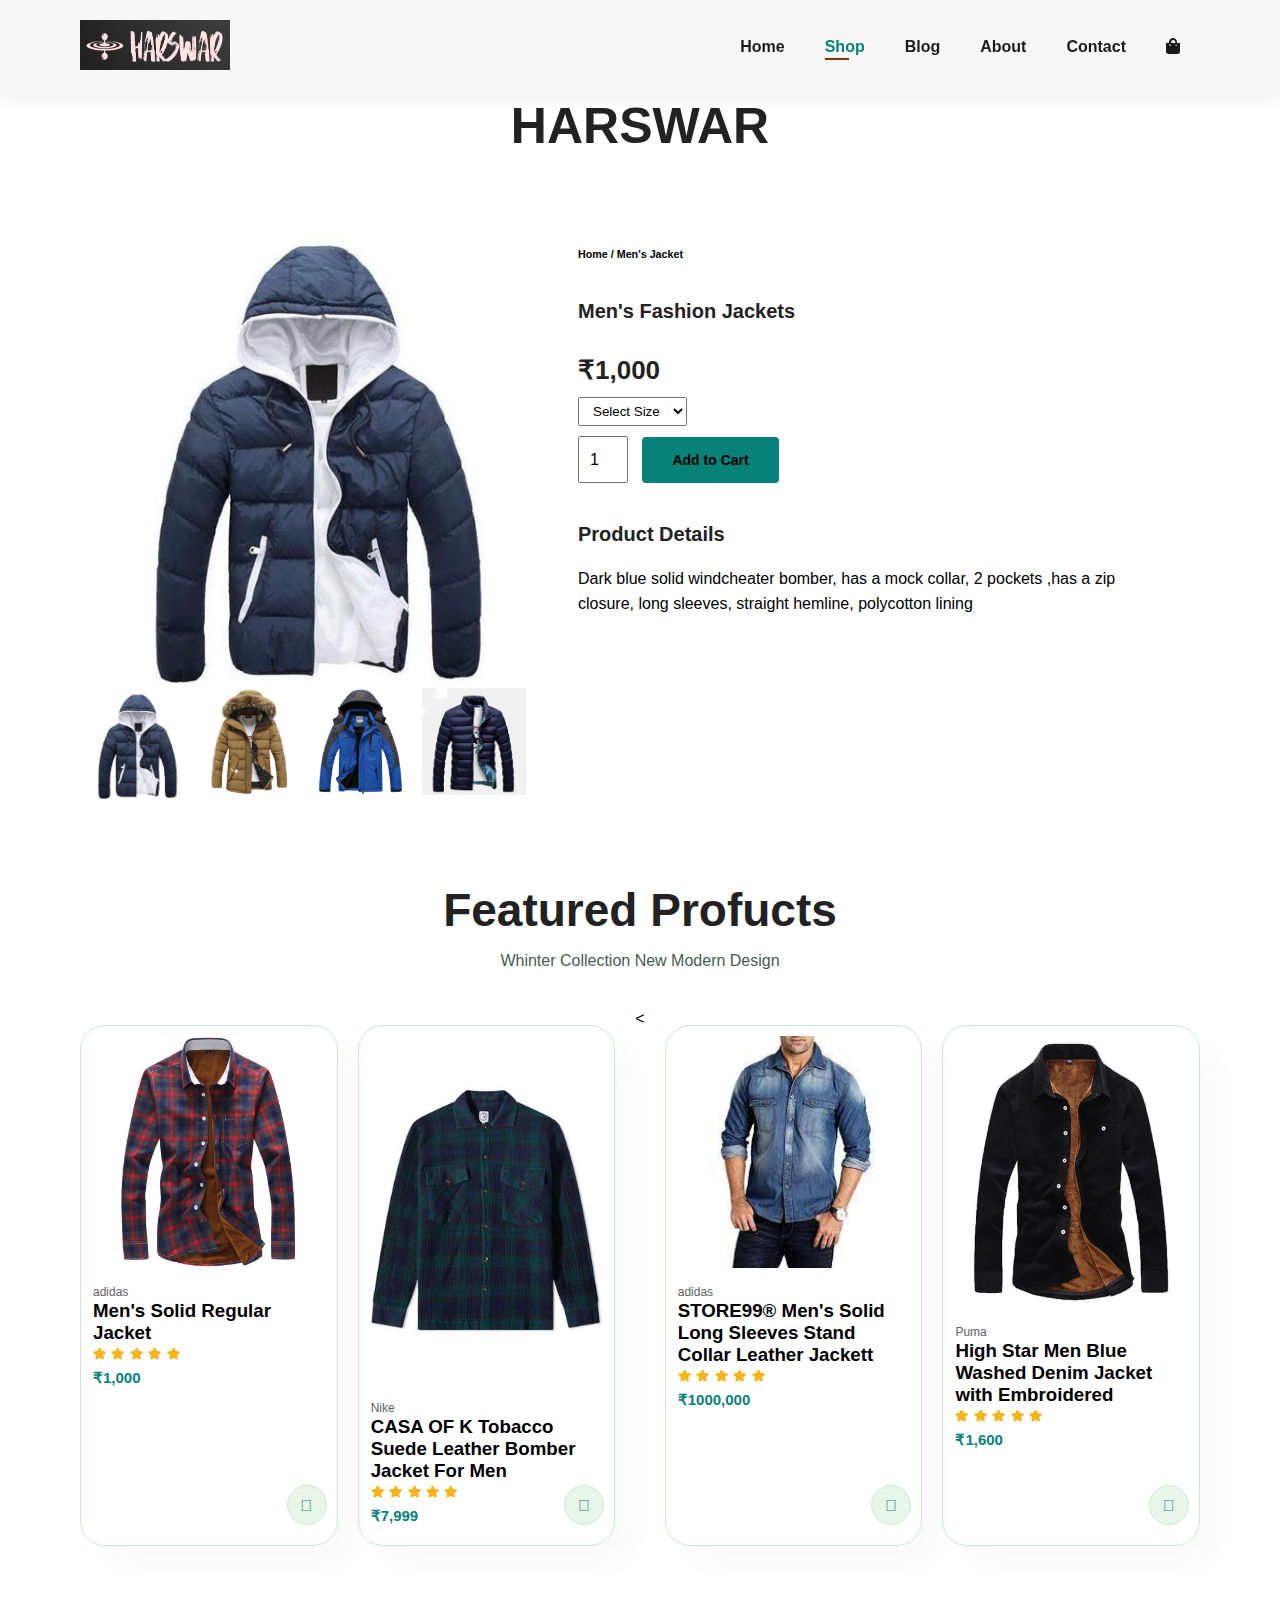
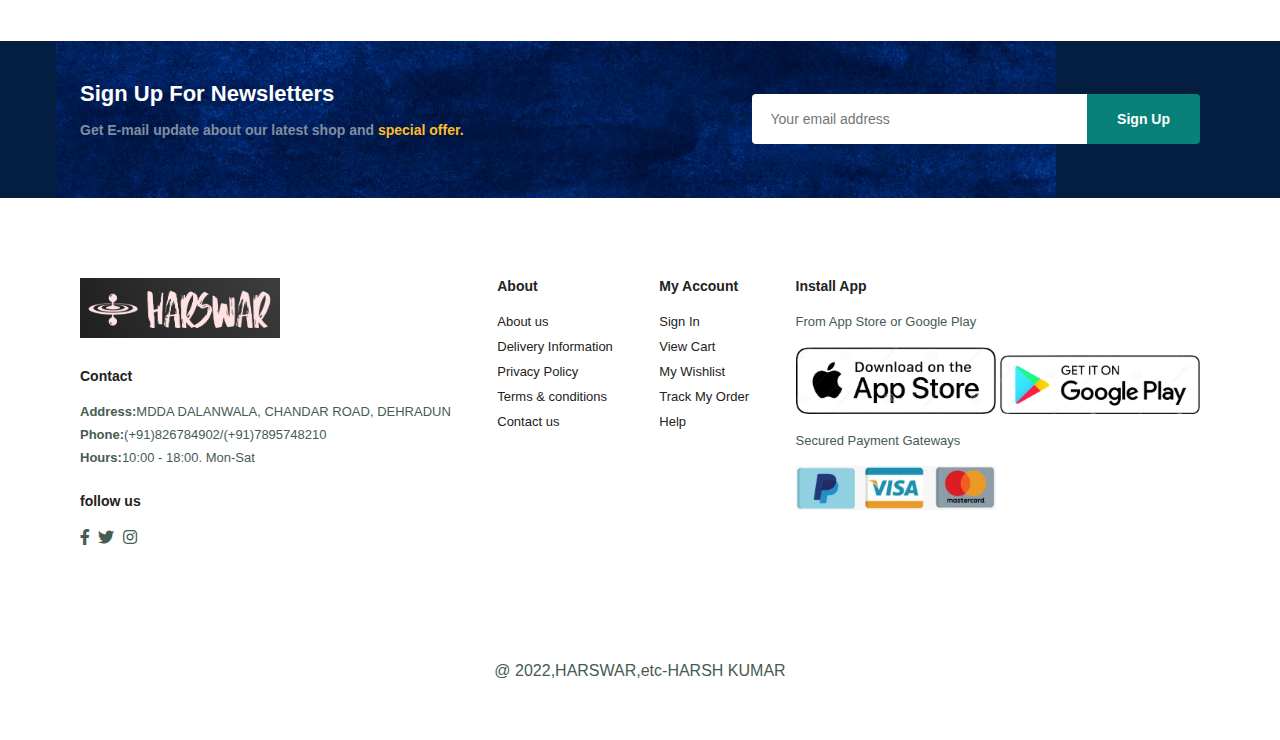
<file: sproduct.html>
<!DOCTYPE html>
<html lang="en">
  <head>
    <meta charset="UTF-8" />
    <meta name="viewport" content="width=device-width" , initial-scale="1.0" />
    <link href="style.css" rel="stylesheet" />
    <link
      rel="stylesheet"
      href="https://pro.fontawesome.com/releases/v5.10.0/css/all.css"
    />

    <title>HARSWAR</title>
  </head>
  <body>
    <section id="header">
      <a href="#"
        ><img src="img/logo1.png" class="logo" width="150px" height="50px"
      /></a>
      <div>
        <ul id="navbar">
          <li><a href="index.html">Home</a></li>
          <li><a class="active" href="shop.html">Shop</a></li>
          <li><a href="blog.html">Blog</a></li>
          <li><a href="about.html">About</a></li>
          <li><a href="contact.html">Contact</a></li>
          <li id="lg-bag">
            <a href="carts.html">
              <i class="fa fa-shopping-bag"></i>
            </a>
          </li>
          <a href="#" id="close"><i class="far fa-times"></i></a>
        </ul>
      </div>
      <div id="mobile">
        <a href="carts.html">
          <i class="fa fa-shopping-bag"></i>
        </a>
        <i id="bar" class="fas fa-outdent"></i>
      </div>
    </section>
    <h1 class="h">HARSWAR</h1>
    <section id="prodetails" class="section-p1">
      <div class="single-pro-image">
        <img src="img/product/product1.jpg" width="100%" id="MainImg" alt="" />

        <div class="small-img-group">
          <div class="small-img-col">
            <img
              src="img/product/product1.jpg"
              width="100%"
              class="small-img"
              alt=""
            />
          </div>
          <div class="small-img-col">
            <img
              src="img/product/product2.jpg"
              width="100%"
              class="small-img"
              alt=""
            />
          </div>

          <div class="small-img-col">
            <img
              src="img/product/product3.jpg"
              width="100%"
              class="small-img"
              alt=""
            />
          </div>
          <div class="small-img-col">
            <img
              src="img/product/product4.jpg"
              width="100%"
              class="small-img"
              alt=""
            />
          </div>
        </div>
        <div></div>
      </div>
      <div class="single-pro-details">
        <h6>Home / Men's Jacket</h6>
        <h4>Men's Fashion Jackets</h4>
        <h2>₹1,000</h2>
        <select>
          <option>Select Size</option>
          <option>XL</option>
          <option>XXL</option>
          <option>Small</option>
          <option>Large</option>
        </select>
        <input type="number" value="1" />
        <button class="normal">Add to Cart</button>
        <h4>Product Details</h4>
        <span
          >Dark blue solid windcheater bomber, has a mock collar, 2 pockets ,has
          a zip closure, long sleeves, straight hemline, polycotton lining</span
        >
      </div>
    </section>
    <section id="product1" class="section-p1">
      <h2>Featured Profucts</h2>
      <p>Whinter Collection New Modern Design</p>
      <div class="pro-container">
        <div class="pro">
          <img src="img/product/New arrivals/product1.jpeg" />
          <div class="des">
            <span>adidas</span>
            <h3>Men's Solid Regular Jacket</h3>
            <div class="star">
              <i class="fas fa-star"></i>
              <i class="fas fa-star"></i>
              <i class="fas fa-star"></i>
              <i class="fas fa-star"></i>
              <i class="fas fa-star"></i>
            </div>
            <h4>₹1,000</h4>
          </div>
          <a href="#"><i class="fal fa-shopping-cart cart"></i></a>
        </div>

        <div class="pro">
          <img src="img/product/New arrivals/product3.jpeg" />
          <div class="des">
            <span>Nike</span>
            <h3>CASA OF K Tobacco Suede Leather Bomber Jacket For Men</h3>
            <div class="star">
              <i class="fas fa-star"></i>
              <i class="fas fa-star"></i>
              <i class="fas fa-star"></i>
              <i class="fas fa-star"></i>
              <i class="fas fa-star"></i>
            </div>
            <h4>₹7,999</h4>
          </div>
          <a href="#"><i class="fal fa-shopping-cart cart"></i></a>
        </div>
        <
        <div class="pro">
          <img src="img/product/New arrivals/product5.jpeg" />
          <div class="des">
            <span>adidas</span>
            <h3>
              STORE99® Men's Solid Long Sleeves Stand Collar Leather Jackett
            </h3>
            <div class="star">
              <i class="fas fa-star"></i>
              <i class="fas fa-star"></i>
              <i class="fas fa-star"></i>
              <i class="fas fa-star"></i>
              <i class="fas fa-star"></i>
            </div>
            <h4>₹1000,000</h4>
          </div>
          <a href="#"><i class="fal fa-shopping-cart cart"></i></a>
        </div>
        <div class="pro">
          <img src="img/product/New arrivals/product6.jpeg" />
          <div class="des">
            <span>Puma</span>
            <h3>High Star Men Blue Washed Denim Jacket with Embroidered</h3>
            <div class="star">
              <i class="fas fa-star"></i>
              <i class="fas fa-star"></i>
              <i class="fas fa-star"></i>
              <i class="fas fa-star"></i>
              <i class="fas fa-star"></i>
            </div>
            <h4>₹1,600</h4>
          </div>
          <a href="#"><i class="fal fa-shopping-cart cart"></i></a>
        </div>
      </div>
    </section>
    <section id="newletter" class="section-p1 section-m1">
      <div class="newtext">
        <h4>Sign Up For Newsletters</h4>
        <p>
          Get E-mail update about our latest shop and
          <span>special offer.</span>
        </p>
      </div>
      <div class="form">
        <input type="text" placeholder="Your email address" />
        <button class="normal">Sign Up</button>
      </div>
    </section>
    <footer class="section-p1">
      <div class="col">
        <img class="logo" src="img/logo1.png" alt="" />
        <h4>Contact</h4>
        <p><strong>Address:</strong>MDDA DALANWALA, CHANDAR ROAD, DEHRADUN</p>
        <p><strong>Phone:</strong>(+91)826784902/(+91)7895748210</p>
        <p><strong>Hours:</strong>10:00 - 18:00. Mon-Sat</p>
        <div class="follow">
          <h4>follow us</h4>
          <div class="icon">
            <i class="fab fa-facebook-f"></i>
            <i class="fab fa-twitter"></i>
            <i class="fab fa-instagram"></i>
          </div>
        </div>
      </div>
      <div class="col">
        <h4>About</h4>
        <a href="#">About us</a>
        <a href="#">Delivery Information</a>
        <a href="#">Privacy Policy</a>
        <a href="#">Terms & conditions</a>
        <a href="#">Contact us</a>
      </div>
      <div class="col">
        <h4>My Account</h4>
        <a href="#">Sign In</a>
        <a href="#">View Cart</a>
        <a href="#">My Wishlist</a>
        <a href="#">Track My Order</a>
        <a href="#">Help</a>
      </div>
      <div class="col install">
        <h4>Install App</h4>
        <p>From App Store or Google Play</p>
        <div class="row">
          <img class="logo" src="img/product/store/app_store.png" alt="" />
          <img class="logo" src="img/product/store/google_play.png" alt="" />
        </div>
        <p>Secured Payment Gateways</p>
        <img class="logo" src="img/product/store/store.png" alt="" />
      </div>
    </footer>
    <script>
      var MainImg = document.getElementById("MainImg");
      var smallimg = document.getElementsByClassName("small-img");

      smallimg[0].onclick = function () {
        MainImg.src = smallimg[0].src;
      };
      smallimg[1].onclick = function () {
        MainImg.src = smallimg[1].src;
      };
      smallimg[2].onclick = function () {
        MainImg.src = smallimg[2].src;
      };
      smallimg[3].onclick = function () {
        MainImg.src = smallimg[3].src;
      };
    </script>
    <div class="copyright section-p1">
      <p>@ 2022,HARSWAR,etc-HARSH KUMAR</p>
    </div>
    <script src="script.js"></script>
  </body>
</html>
</file>
<file: style.css>
* {
    margin: 0;
    padding: 0;
    box-sizing: border-box;
    font-family: "Spartan", sans-serif;
  }
  h1 {
    font-size: 50px;
    line-height: 64px;
    color: #222;
  }
  h2 {
    font-size: 46px;
    line-height: 54px;
    color: #222;
  }
  h4 {
    font-size: 20px;
    color: #222;
  }
  h {
    font-weight: 700;
    font-size: 12px;
  }
  p {
    font-size: 16px;
    color: #465b52;
    margin: 15px 0 20px 0;
  }
  .section-p1 {
    padding: 40px 80px;
  }
  .section-m1 {
    margin: 40px 0;
  }
  button.normal {
    font-size: 14px;
    font-weight: 600;
    padding: 15px 30px;
    color: balck;
    background-color: rgba(247, 191, 154, 0.721);
    border-radius: 4px;
    cursor: pointer;
    border: none;
    outline: none;
    transition: 0.2s;
  }
  button.white {
    font-size: 13px;
    font-weight: 600;
    padding: 11px 18px;
    color: #fff;
    background-color: transparent;
    border-radius: 4px;
    cursor: pointer;
    border: 1px solid #fff;
    outline: none;
    transition: 0.2s;
  }
  body {
    width: 100%;
  }
  #header {
    display: flex;
    align-items: center;
    justify-content: space-between;
    padding: 20px 80px;
    background: #f7f7f7;
    box-shadow: 0 5px 15px rgba(0, 0, 0, 0.06);
    z-index: 999;
    position: sticky;
    top: 0;
    left: 0;
  }
  #navbar {
    display: flex;
    align-items: center;
    justify-content: center;
  }
  #navbar li {
    list-style: none;
    padding: 0 20px;
    position: relative;
  }
  #navbar li a {
    text-decoration: none;
    font-size: 16px;
    font-weight: 600;
    color: #1a1a1a;
    transition: 0.3s ease;
  }
  
  #navbar li a :hover,
  #navbar li a.active {
    color: #088178;
  }
  #navbar li a.active::after,
  #navbar li a :hover ::after {
    content: "";
    width: 30%;
    height: 2px;
    background: #813608;
    position: absolute;
    bottom: -4px;
    left: 20px;
  }
  #mobile {
    display: none;
    align-items: center;
  }
  #close {
    display: none;
  }
  #hero {
    background-image: url(/img/full-length-portrait-shocked-mother.jpg);
  
    height: 100vh;
    width: 100%;
    background-size: cover;
    background-position: top 25% right 30%;
    padding: 0 80px;
    display: flex;
    flex-direction: column;
    align-items: flex-start;
    justify-content: center;
  }
  #hero h4 {
    padding-bottom: 15px;
  }
  #hero h1 {
    color: #088178;
  }
  #hero button {
    /* background-color: transparent;
    color: #088178;
    border: 0;
    padding: 14 px 80px 14px 65px;
    background-repeat: no-repeat;
    */
    cursor: pointer;
    /* font-weight: 700;
    font-size: 15px; */
    display: inline-block;
    background: #ff523b;
    color: #fff;
    padding: 8px 30px;
    margin: 30px 0;
    border: 1px solid #cce7d0;
    border-radius: 30px;
  }
  .image {
    width: 100px;
    height: 100px;
  }
  #feature {
    display: flex;
    align-items: center;
    justify-content: space-between;
    flex-wrap: wrap;
  }
  #feature .fe-box {
    width: 180px;
    text-align: center;
    padding: 25px 15px;
    box-shadow: 20px 20px 34px rgba(0, 0, 0, 0.03);
    border: 1px solid #cce7d0;
    border-radius: 4px;
    margin: 15px 0;
  }
  #feature .fe-box:hover {
    box-shadow: 10px 10px 54px rgba(70, 62, 223, 0.1);
  }
  #feature .fe-box img {
    width: 100%;
    margin-bottom: 10px;
  }
  #feature .fe-box h6 {
    display: inline-block;
    padding: 9px 8px 6px 8px;
    line-height: 1;
    border-radius: 4px;
    color: #088178;
    background-color: #fddde4;
  }
  #feature .fe-box:nth-child(2) h6 {
    background-color: #cdebbc;
  }
  #feature .fe-box:nth-child(3) h6 {
    background-color: #d1e8f2;
  }
  #feature .fe-box:nth-child(4) h6 {
    background-color: #cdd4f8;
  }
  #feature .fe-box:nth-child(5) h6 {
    background-color: #f6dbf6;
  }
  #feature .fe-box:nth-child(6) h6 {
    background-color: #fff2e5;
  }
  #product1 {
    text-align: center;
  }
  #product1 .pro-container {
    display: flex;
    justify-content: space-between;
    padding-top: 20px;
    flex-wrap: wrap;
  }
  #product1 .pro {
    width: 23%;
    min-width: 250px;
    padding: 10px 12px;
    border-radius: 25px;
    border: 1px solid #cce7d0;
    cursor: pointer;
    box-shadow: 20px 20px 30px rgba(0, 0, 0, 0.02);
    margin: 15px 0;
    transition: 0.2s ease;
    position: relative;
  }
  #product1 .pro:hover {
    box-shadow: 20px 20px 30px rgba(0, 0, 0, 0.02);
  }
  #product1 .pro img {
    width: 100%;
    border-radius: 20px;
  }
  #product1 .pro .des {
    text-align: start;
    padding: 10px 0;
  }
  #product1 .pro .des span {
    color: #606063;
    font-size: 12px;
  }
  #product1 .pro .des h5 {
    padding-top: 7px;
    color: #1a1a1a;
    font-size: 14px;
  }
  #product1 .pro .des i {
    font-size: 12px;
    color: rgb(243, 181, 25);
  }
  #product1 .pro .des h4 {
    padding-top: 7px;
    font-size: 15px;
    color: #088178;
  }
  #product1 .pro .cart {
    width: 40px;
    height: 40px;
    line-height: 40px;
    border-radius: 50px;
    background-color: #e8f6ea;
    font-weight: 500;
    color: #088178;
    border: 1px solid #cce7d0;
    position: absolute;
    bottom: 20px;
    right: 10px;
  }
  #banner {
    display: flex;
    flex-direction: column;
    justify-content: center;
    align-items: center;
    text-align: center;
    background-image: url(img/product/background.jpg);
    width: 100%;
    height: 40vh;
    background-size: cover;
    background-position: center;
  }
  #banner h4 {
    color: #222;
    font-size: 20px;
  }
  #banner h2 {
    color: #222;
    font-size: 30px;
    padding: 10px 0;
  }
  #banner h2 span {
    color: #ef3636;
  }
  #banner button:hover {
    background: #ef3636;
    color: #fff;
  }
  #sm-banner {
    display: flex;
    justify-content: space-between;
    flex-wrap: wrap;
  }
  #sm-banner .banner-box {
    display: flex;
    flex-direction: column;
    justify-content: center;
    align-items: flex-start;
    background-image: url(img/product/backgound1.jpg);
    min-width: 650px;
    height: 50vh;
    background-size: cover;
    background-position: center;
    padding: 20px;
  }
  #sm-banner .banner-box2 {
    background-image: url(img/product/summer_spring2.jpeg);
  }
  #sm-banner h4 {
    color: #fff;
    font-size: 20px;
    font-weight: 300;
  }
  #sm-banner h2 {
    color: #fff;
    font-size: 28px;
    font-weight: 800;
  }
  #sm-banner span {
    color: #fff;
    font-size: 14px;
    font-weight: 500;
    padding-bottom: 15px;
  }
  #sm-banner .banner-box:hover button {
    background: #088178;
    border: 1px solid #088178;
  }
  #banner3 .banner-box {
    display: flex;
    flex-direction: column;
    justify-content: center;
    align-items: flex-start;
    background-image: url(img/product/sale/summmer_sale.jpg);
    min-width: 30%;
    height: 30vh;
    background-size: cover;
    background-position: center;
    padding: 20px;
    margin-bottom: 20px;
  }
  #banner3 .banner-box3 {
    background-image: url(img/product/sale/year_end_sale.jpg);
  }
  #banner3 .banner-box4 {
    background-image: url(img/product/sale/christmas_sale.jpeg);
  }
  
  #banner3 {
    display: flex;
    justify-content: space-between;
    flex-wrap: wrap;
    padding: 0 80px;
  }
  #banner3 h2 {
    color: #fff;
    font-weight: 900;
    font-size: 15px;
  }
  #banner3 h3 {
    color: #ec544e;
    font-weight: 800;
    font-size: 15px;
  }
  #newletter {
    display: flex;
    justify-content: space-between;
    flex-wrap: wrap;
    align-items: center;
    background-image: url(img/product/background_newletter.jpeg);
    background-repeat: no-repeat;
    background-position: 20% 30%;
    background-color: #041e42;
  }
  #newletter h4 {
    font-size: 22px;
    font-weight: 700;
    color: #fff;
  }
  #newletter p {
    font-size: 14px;
    font-weight: 600;
    color: #818ea0;
  }
  #newletter span {
    color: #ffbd27;
  }
  
  #newletter .form {
    display: flex;
    width: 40%;
  }
  #newletter input {
    height: 3.125rem;
    padding: 0 1.25em;
    font-size: 14px;
    width: 100%;
    border: 1px solid transparent;
    border-radius: 4px;
    outline: none;
    border-top-right-radius: 0;
    border-bottom-right-radius: 0;
  }
  #newletter button {
    background-color: #088178;
    color: #fff;
    white-space: nowrap;
    border-top-left-radius: 0;
    border-bottom-left-radius: 0;
  }
  footer {
    display: flex;
    flex-wrap: wrap;
    justify-content: space-between;
  }
  footer .col {
    display: flex;
    flex-direction: column;
    align-items: flex-start;
    margin-bottom: 20px;
  }
  footer .logo {
    margin-bottom: 30px;
    width: 200px;
  }
  footer .logo1 {
    margin-bottom: 30px;
    width: 200px;
    height: 300px;
  }
  footer h4 {
    font-size: 14px;
    padding-bottom: 20px;
  }
  footer p {
    font-size: 13px;
    margin: 0 0 8px 0;
  }
  footer a {
    font-size: 13px;
    text-decoration: none;
    color: #222;
    margin-bottom: 10px;
  }
  footer .follow {
    margin-top: 20px;
  }
  footer .follow i {
    color: #465b52;
    padding-right: 4px;
    cursor: pointer;
  }
  footer .install .row img {
    /* border: 1px solid #088178; */
    border-radius: 6px;
  }
  footer .install img {
    margin: 10px 0 15px 0;
  }
  footer .follow i:hover,
  footer a:hover {
    color: #088178;
  }
  .copyright {
    width: 100%;
    text-align: center;
  }
  
  /* shop page  */
  
  #page-header {
    background-image: url(img/product/shop/shopbackground.jpg);
    width: 100%;
    height: 40vh;
    background-size: cover;
    display: flex;
    justify-content: center;
    text-align: center;
    flex-direction: column;
    padding: 14px;
  }
  #page-header h2,
  #page-header p {
    color: #000000;
  }
  
  #pagination {
    text-align: center;
  }
  #pagination a {
    text-decoration: none;
    background-color: #088178;
    padding: 15px 20px;
    border-radius: 4px;
    color: #fff;
    font-weight: 600;
  }
  #pagination a i {
    font-size: 16px;
    font-weight: 600;
  }
  #prodetails {
    display: flex;
    margin-top: 20px;
  }
  #prodetails .single-pro-details {
    width: 50%;
    padding-top: 30px;
  }
  #prodetails .single-pro-details h4 {
    padding: 40px 0 20px 0;
  }
  #prodetails .single-pro-details h2 {
    font-size: 26px;
  }
  #prodetails .single-pro-details select {
    display: block;
    padding: 5px 10px;
    margin-bottom: 10px;
  }
  #prodetails .single-pro-details input {
    width: 50px;
    height: 47px;
    padding-left: 10px;
    font-size: 16px;
    margin-right: 10px;
  }
  #prodetails .single-pro-details button {
    background: #088178;
    columns: #fff;
  }
  #prodetails .single-pro-details input:focus {
    outline: none;
  }
  #prodetails .single-pro-details span {
    line-height: 25px;
  }
  
  #prodetails .single-pro-image {
    width: 40%;
    margin-right: 50px;
  }
  
  .small-img-group {
    display: flex;
    justify-content: space-between;
  }
  .small-img-col {
    flex-basis: 24%;
    cursor: pointer;
  }
  
  /* Blog Page */
  #page-header.blog-header {
    background-image: url(img/product/blog/istockphoto-1353553203-170667a.jpg);
  }
  
  #blog {
    padding: 150px 150px 0 150px;
  }
  #blog .blog-box {
    display: flex;
    align-items: center;
    width: 100%;
    position: relative;
    padding-bottom: 90px;
  }
  #blog .blog-img {
    width: 50%;
    margin-right: 40px;
  }
  #blog img {
    width: 100%;
    height: 300px;
    object-fit: cover;
  }
  #blog .blog-deatils {
    width: 50%;
  }
  #blog .blog-deatils a {
    text-decoration: none;
    font-size: 11px;
    color: #000;
    font-weight: 700;
    position: relative;
    transition: 0.3s;
  }
  #blog .blog-deatils a::after {
    content: "";
    width: 50px;
    height: 1px;
    background-color: #000;
    position: absolute;
    top: 4px;
    right: -60px;
  }
  #blog .blog-deatils a:hover {
    color: #088178;
  }
  #blog .blog-deatils a:hover::after {
    background-color: #088178;
  }
  #blog .blog-box h1 {
    position: absolute;
    top: -40px;
    left: 0;
    font-size: 70px;
    font-weight: 700;
    color: #c9cbce;
    z-index: -9;
  }
  
  /* ABOUT PAGE */
  #page-header.about-header {
    background-image: url(img/product/about/about-1.jpg);
  }
  #about-head img {
    width: 50%;
    height: auto;
  }
  #about-head {
    display: flex;
    align-items: center;
  }
  #about-head div {
    padding-left: 40px;
  }
  #about-app {
    text-align: center;
  }
  #about-app .video {
    width: 70%;
    height: 100%;
    margin: 30px auto 0 auto;
  }
  #about-app .video video {
    width: 70%;
    height: 100%;
    border-radius: 20px;
  }
  @media (max-width: 799px) {
    .section-p1 {
      padding: 40px 40px;
    }
    #navbar {
      display: flex;
      flex-direction: column;
      align-items: flex-start;
      justify-content: flex-start;
      position: fixed;
      top: 0;
      right: -300px;
      height: 100vh;
      width: 300px;
      background-color: #fff;
      box-shadow: 0 40px 60px rgba(0, 0, 0, 0.1);
      padding: 80px 0 0 10px;
      transition: 0.3s;
    }
    #navbar.active {
      right: 0px;
    }
    #navbar li {
      margin-bottom: 25px;
    }
    #mobile {
      display: flex;
      align-items: center;
    }
    #mobile i {
      color: #1a1a1a;
      font-size: 24px;
      padding-left: 20px;
    }
    #close {
      display: initial;
      position: absolute;
      top: 30px;
      left: 30px;
      color: #222;
      font-size: 24px;
    }
    #lg-bag {
      display: none;
    }
    #hero {
      height: 70vh;
      padding: 0 80px;
      background-position: top 30% right 30%;
    }
    #feature {
      justify-content: centre;
    }
    #feature .fe-box {
      margin: 15px 15px;
    }
    #product1 .pro-container {
      justify-content: centre;
    }
    #product1 .pro {
      margin: 15px;
    }
    #banner {
      height: 20vh;
    }
    #sm-banner .banner-box {
      min-width: 100%;
      height: 30vh;
      padding: 30px;
    }
    #banner3 {
      padding: 0 40px;
    }
    #banner3 .banner-box {
      width: 28%;
    }
  }
  /* contact page */
  #contact-details {
    display: flex;
    align-items: center;
    justify-content: space-between;
  }
  #contact-details .details {
    width: 40%;
  }
  #contact-details .details span,
  #form-details form span {
    font-size: 26px;
    line-height: 35px;
    padding: 20px 0;
  }
  #contact-details .details h2,
  #form-details form h2 {
    font-size: 26px;
    line-height: 35px;
    padding: 20px 0;
  }
  #contact-details .details h3 {
    font-size: 16px;
    line-height: 15px;
  }
  #contact-details .details li {
    list-style: none;
    display: flex;
    padding: 10px 0;
  }
  #contact-details .details li i {
    font-size: 14px;
    padding-right: 22px;
  }
  #contact-details .details li p {
    margin: 0;
    font-size: 14px;
  }
  #contact-details .map {
    width: 55%;
    height: 400px;
  }
  #contact-details .map iframe {
    width: 100%;
    height: 100%;
  }
  #form-details {
    display: flex;
    justify-content: space-between;
    margin: 30px;
    padding: 80px;
    border: 1px solid #e1e1e1;
  }
  #form-details form {
    width: 65%;
    display: flex;
    flex-direction: column;
    align-items: flex-start;
  }
  #form-details form input,
  #form-details form textarea {
    width: 100%;
    padding: 12px 15px;
    outline: none;
    margin-bottom: 20px;
    border: 1px solid #e1e1e1;
  }
  #form-details form button {
    background-color: #088178;
    color: #fff;
  }
  
  #form-details div {
    padding-bottom: 25px;
    display: flex;
    align-items: flex-start;
  }
  /* cart page */
  #cart table {
    width: 100%;
    border-collapse: collapse;
    table-layout: fixed;
    white-space: nowrap;
  }
  #cart table img {
    width: 40%;
  }
  #cart table td:nth-child(1) {
    width: 100px;
    text-align: center;
  }
  #cart table td:nth-child(2) {
    width: 150px;
    text-align: center;
  }
  #cart table td:nth-child(3) {
    width: 250px;
    text-align: center;
  }
  #cart table td:nth-child(4),
  #cart table td:nth-child(5),
  #cart table td:nth-child(6) {
    width: 150px;
    text-align: center;
  }
  #cart table td:nth-child(5) input {
    width: 70px;
    padding: 10px 5px 10px 15px;
  }
  #cart table thead {
    border: 1px solid #e2e9e2;
    border-left: none;
    border-right: none;
  }
  #cart table thead td {
    font-weight: 700;
    text-transform: uppercase;
    font-size: 13px;
    padding: 18px 0;
  }
  #cart table tbody tr td {
    padding-top: 15px;
  }
  #cart table tbody td {
    font-size: 13px;
  }
  #cart-add {
    display: flex;
    flex-wrap: wrap;
    justify-content: space-between;
  }
  #coupon {
    width: 50%;
    margin-bottom: 30px;
  }
  #coupon h3,
  #subtotal h3 {
    padding-bottom: 15px;
  }
  #coupon input {
    padding: 10px 20px;
    outline: none;
    width: 60%;
    margin-right: 10px;
    border: 1px solid #e2e9e1;
  }
  #subtotal {
    width: 50%;
    margin-bottom: 30px;
    border: 1px solid #e2e9e1;
    padding: 30px;
  }
  #subtotal table {
    border-collapse: collapse;
    width: 100%;
    margin-bottom: 20px;
  }
  #subtotal table td {
    width: 50%;
    border: 1px solid #e2e9e1;
  }
  #cart {
    overflow-x: auto;
  }
  .h {
    text-align: center;
    /* border: 1px dashed #0d0d0d; */
  }
</file>
